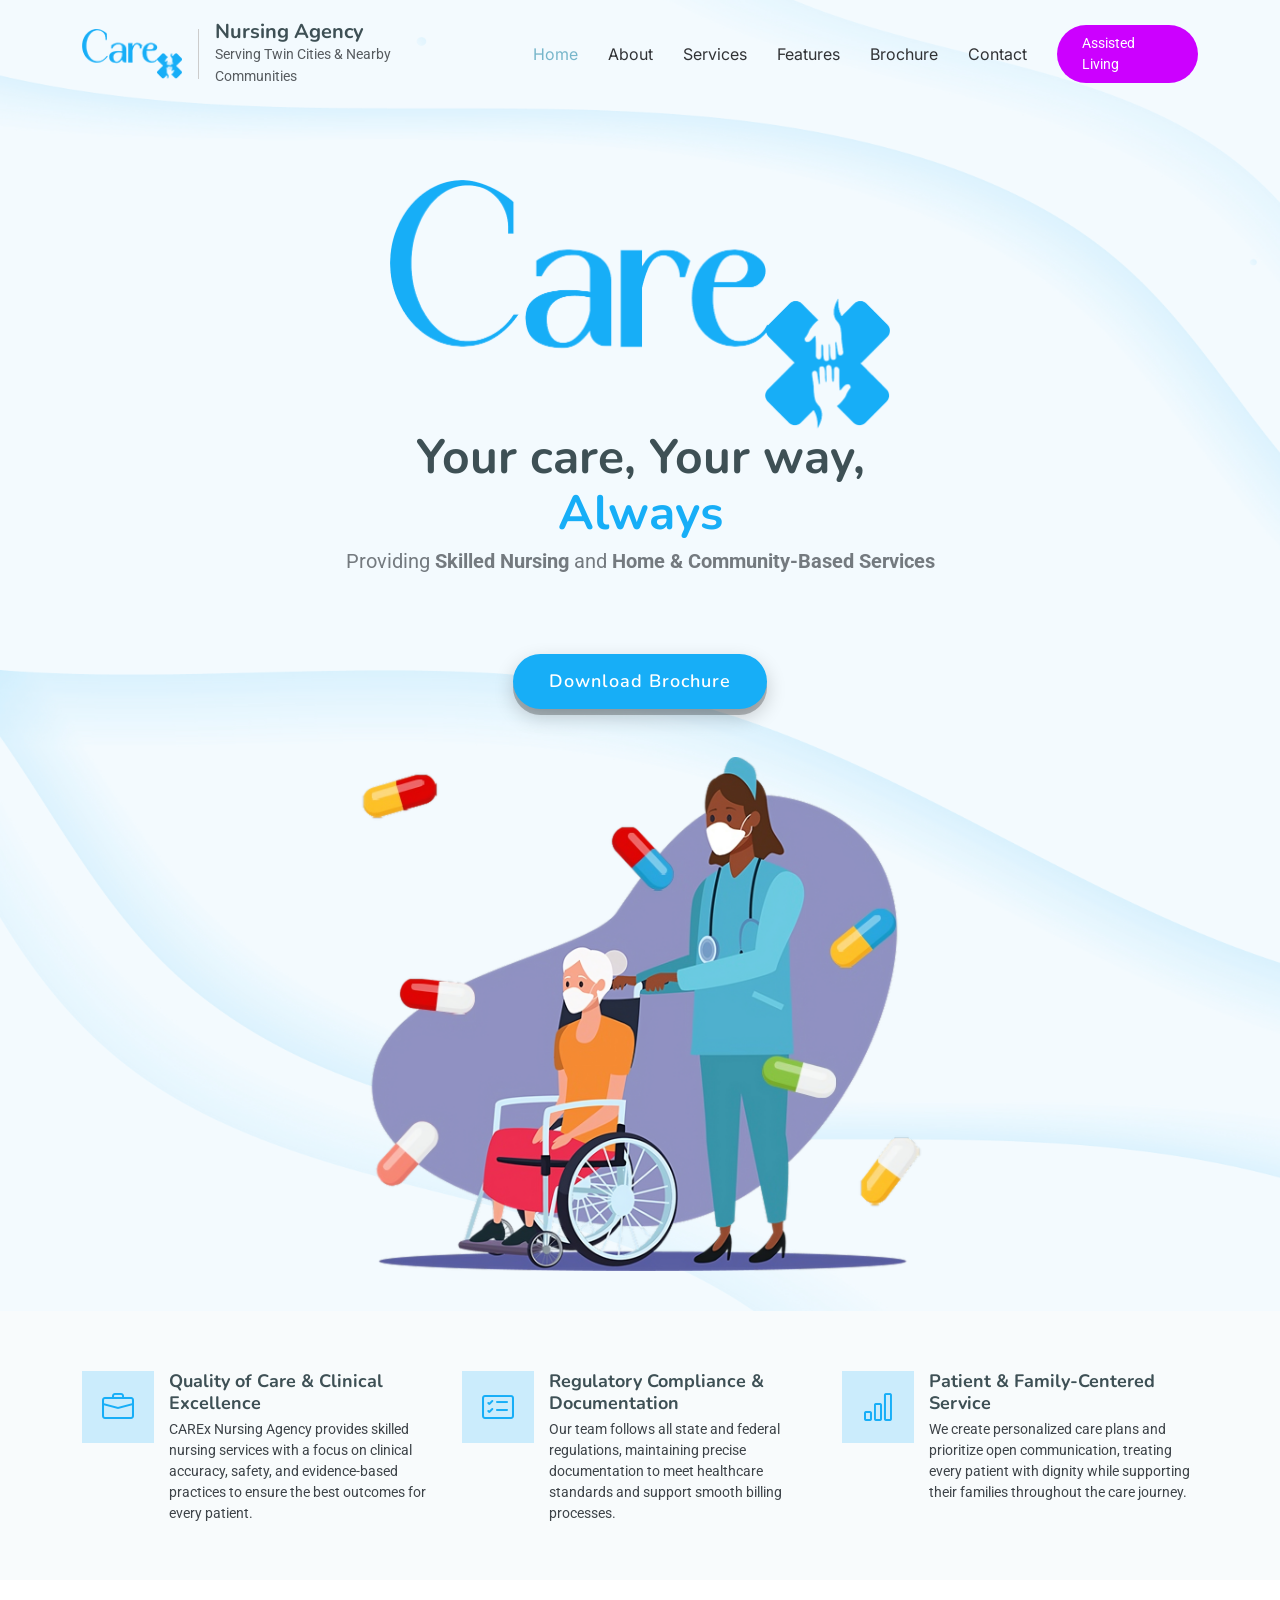
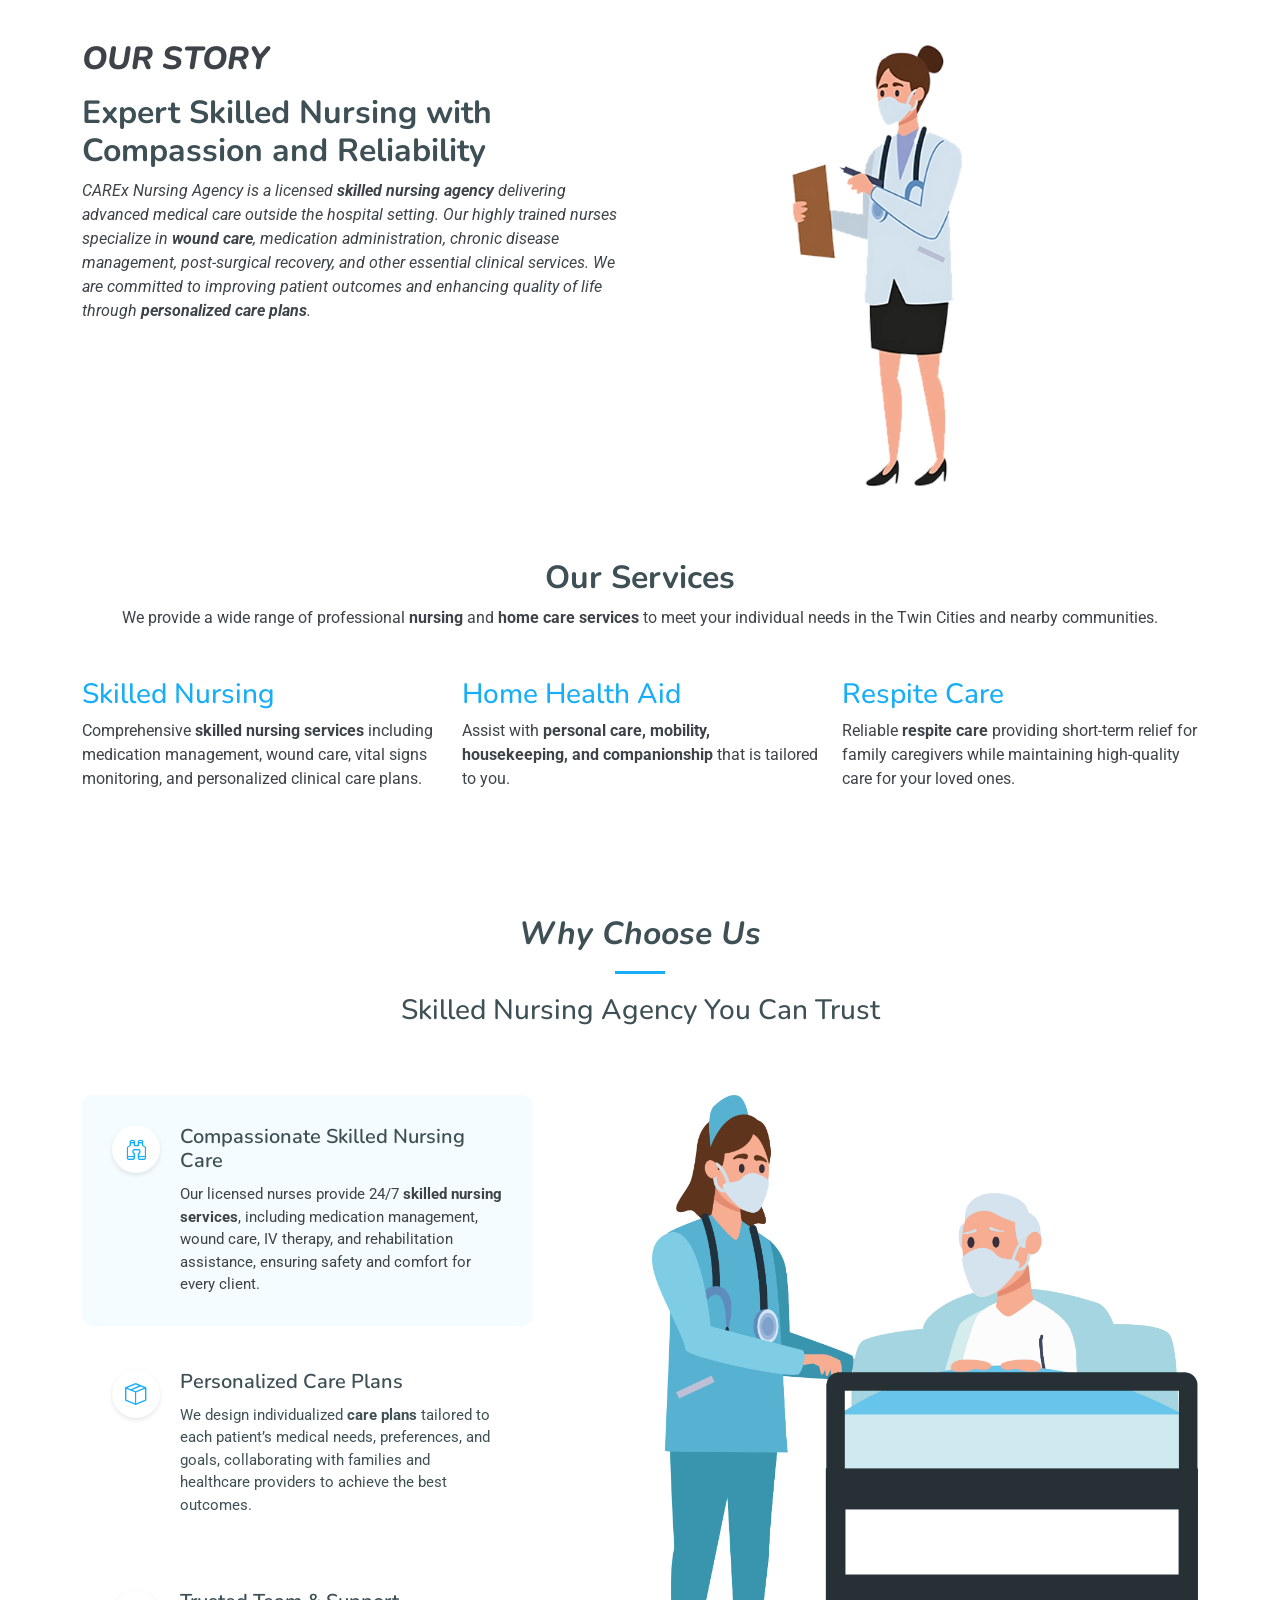
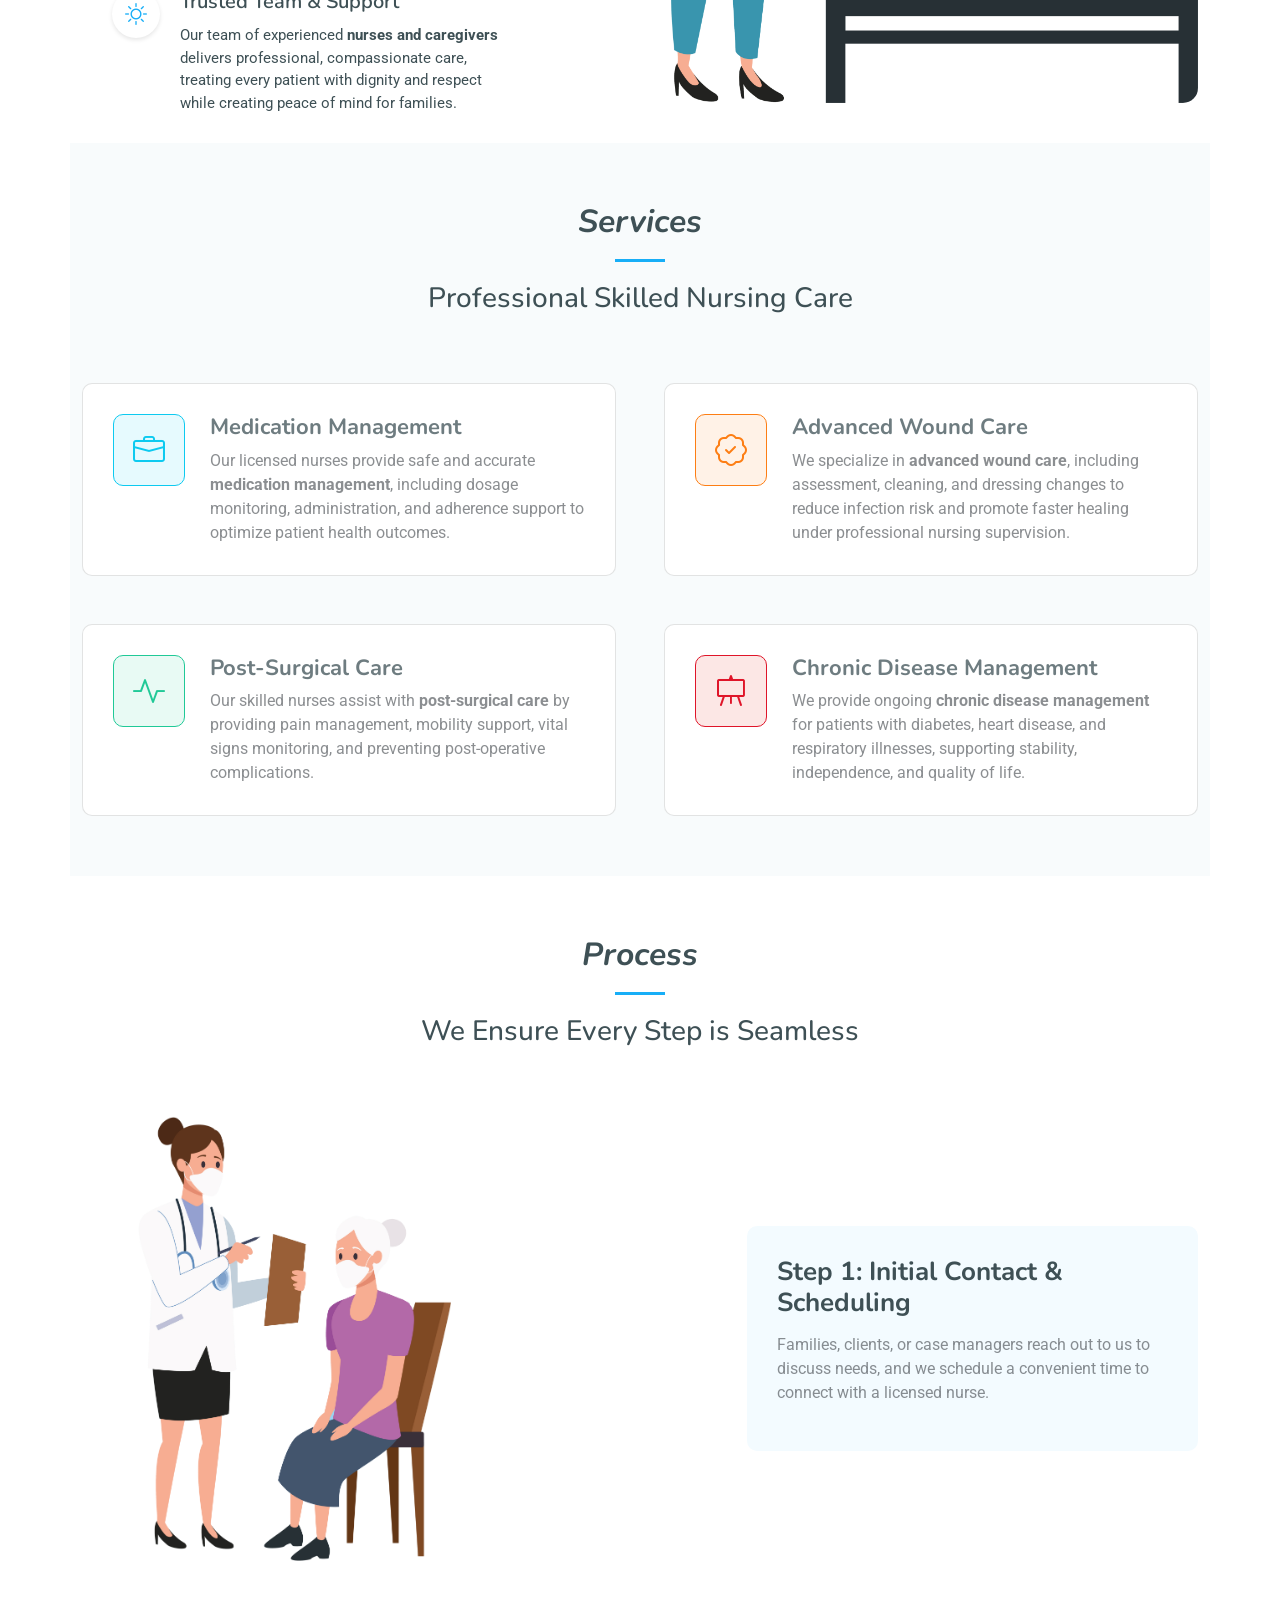
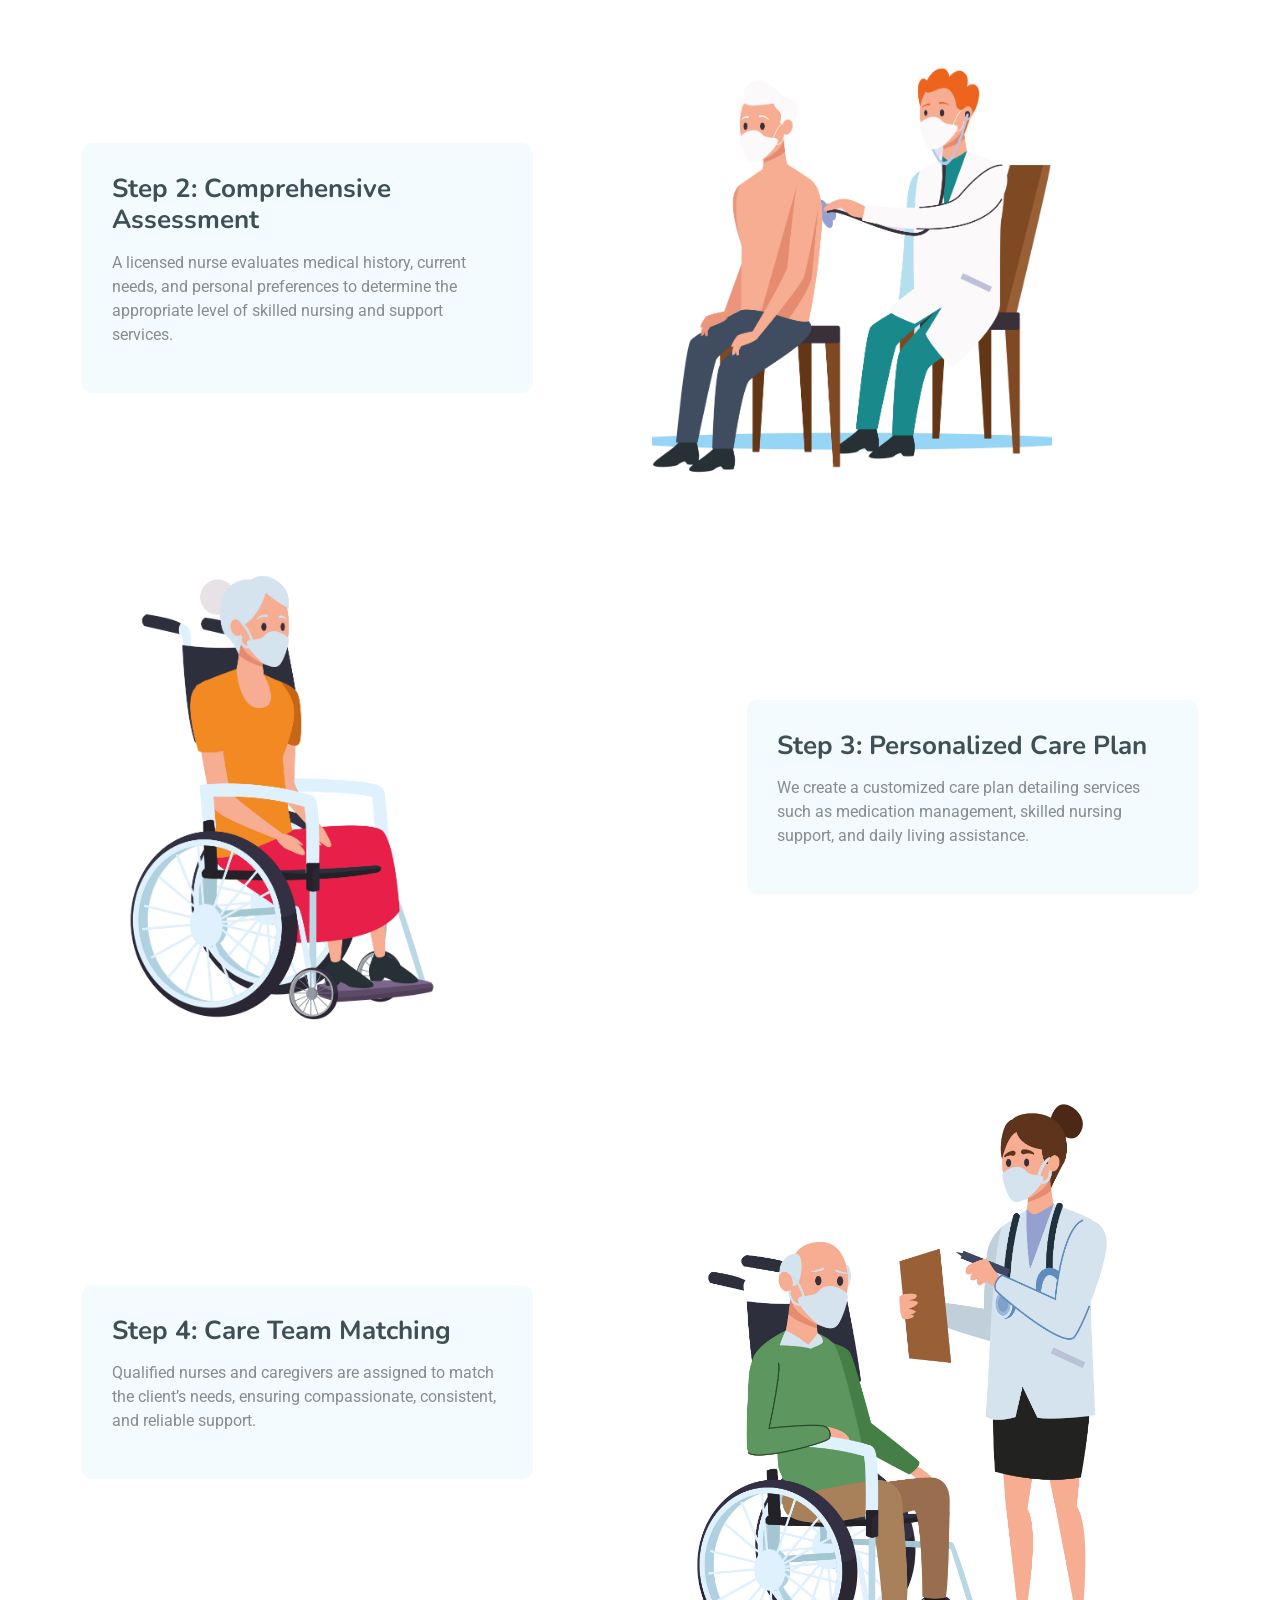
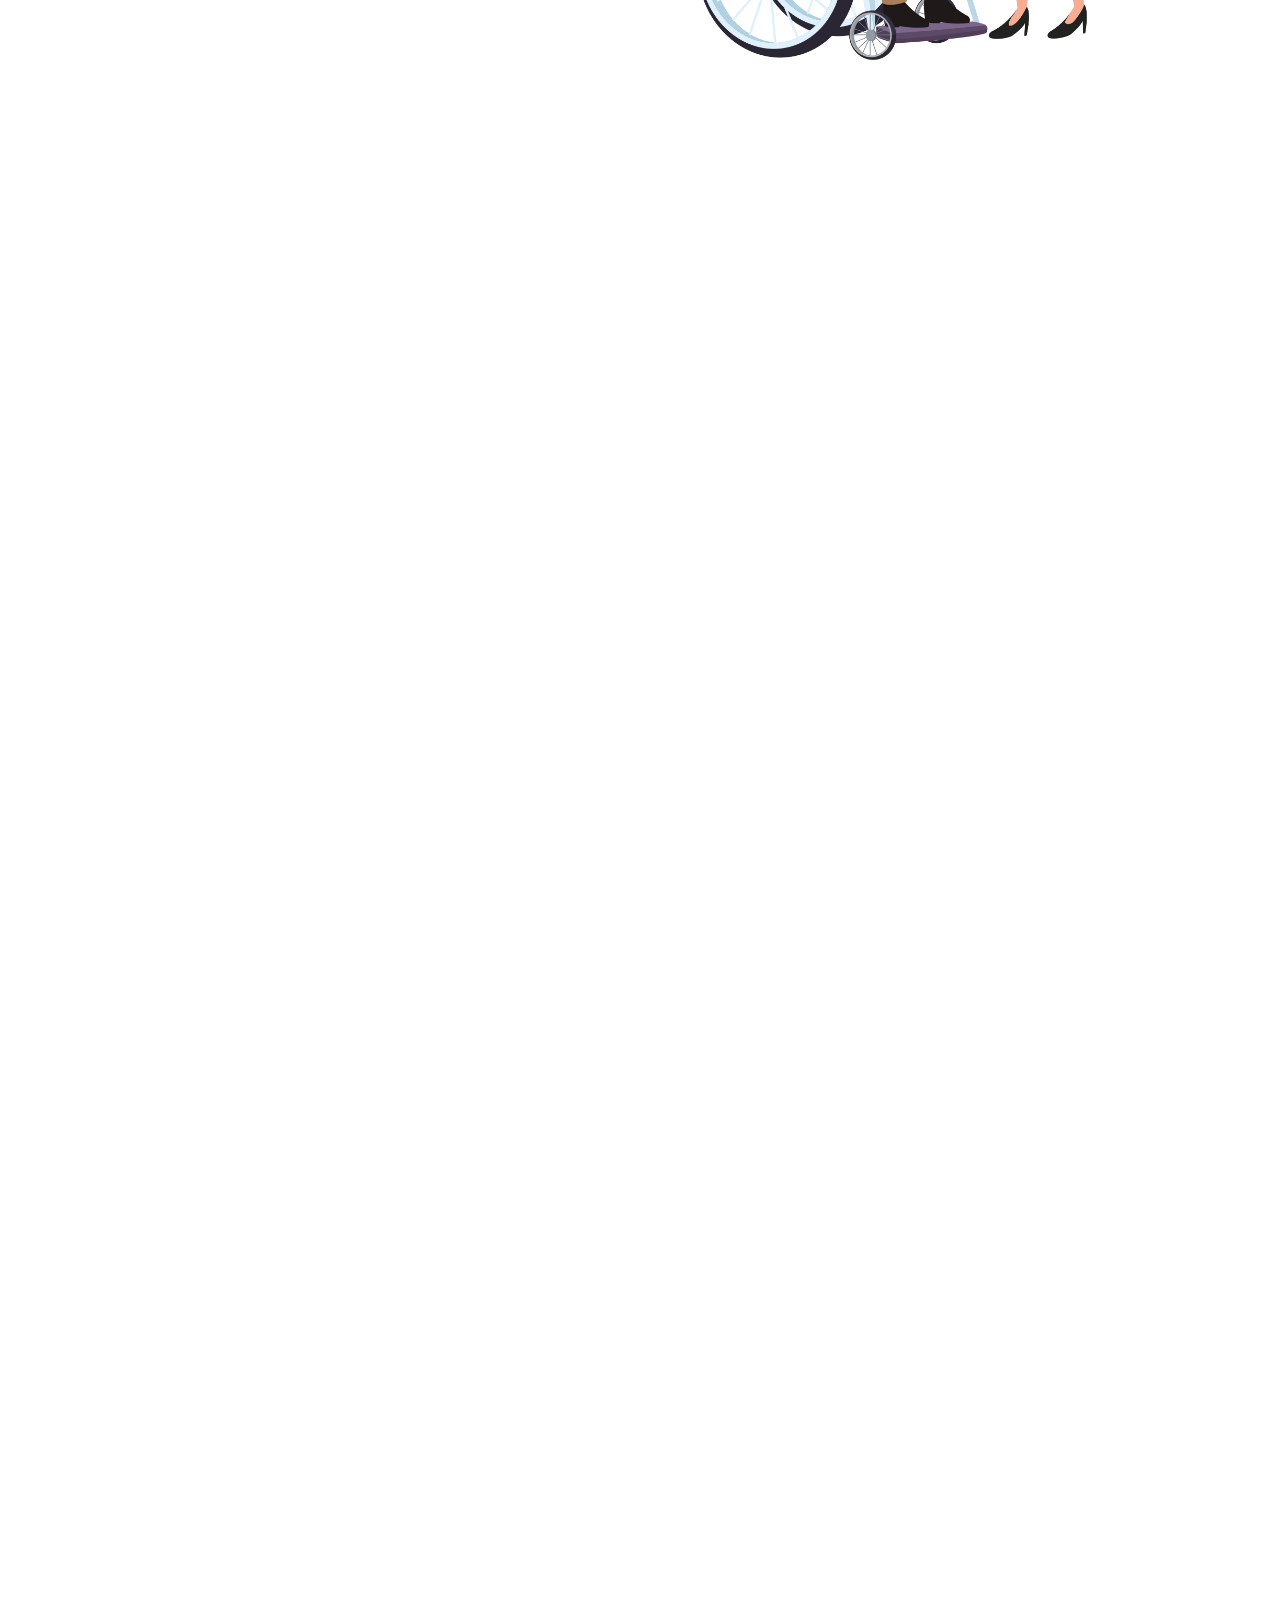
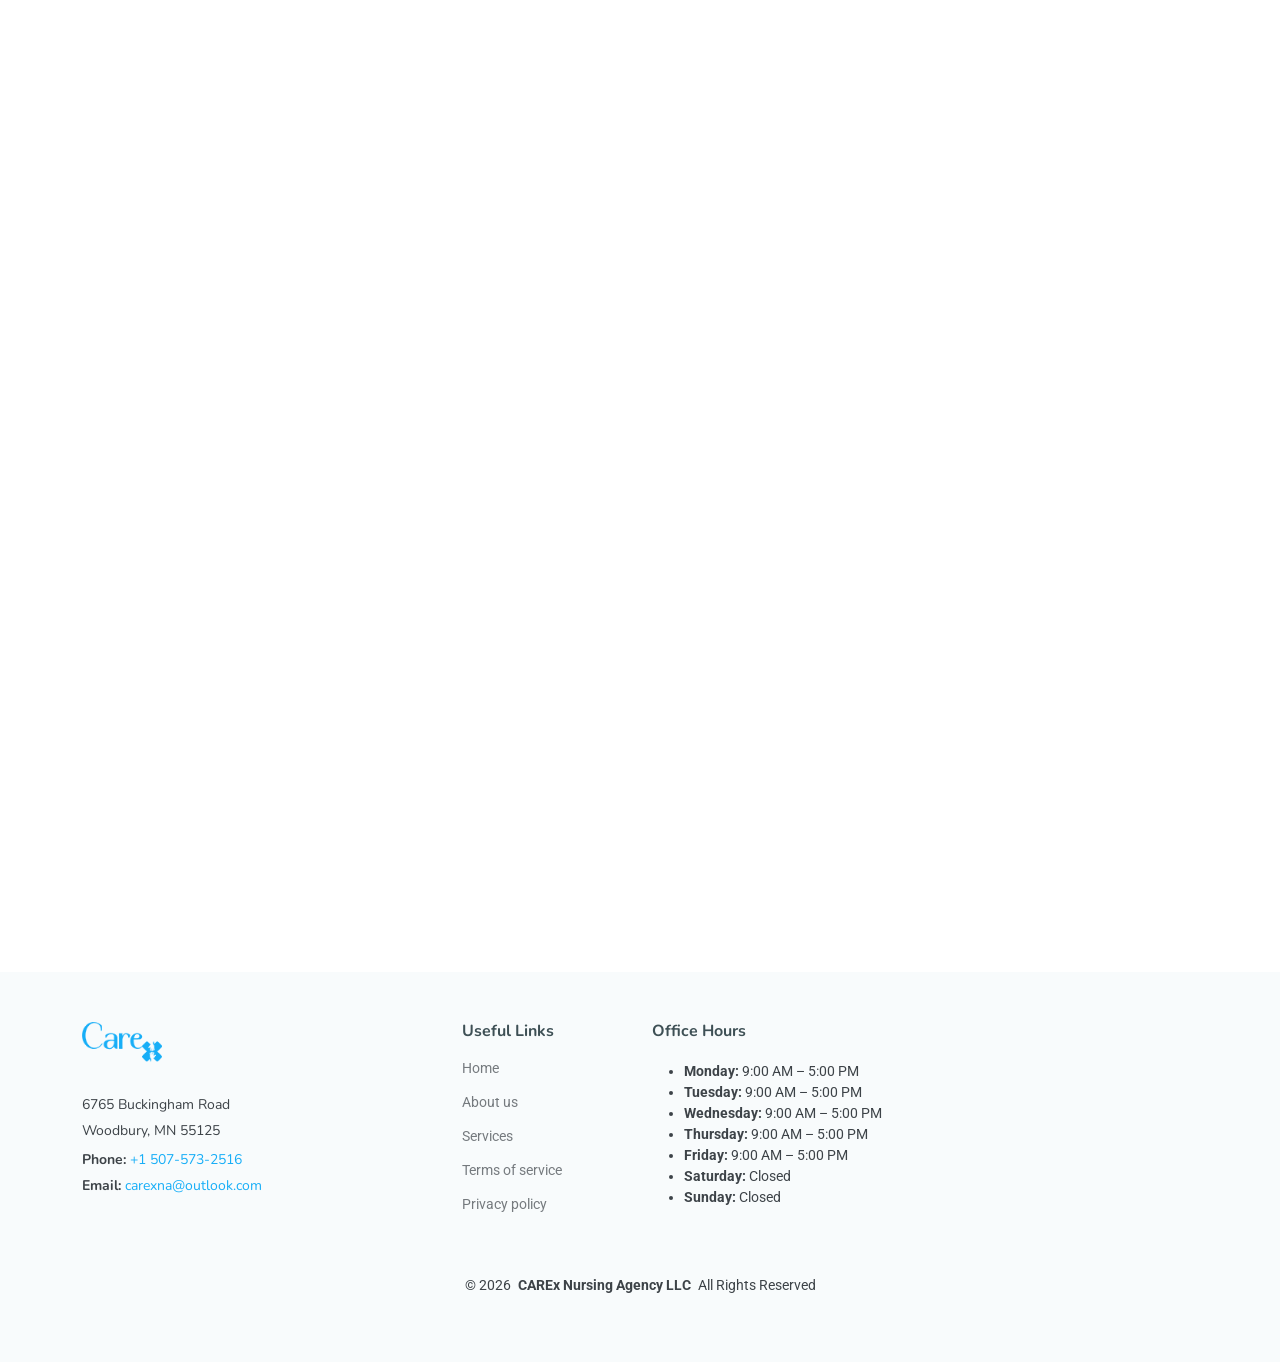
<file: index.html>
<!DOCTYPE html>
<html lang="en">

<head>
  <meta charset="utf-8">
  <meta content="width=device-width, initial-scale=1.0" name="viewport">
  <title>CAREx Nursing Agency – Skilled Nursing Services</title>

   <!--meta descriptions-->
  <meta name="description" content="CAREx Nursing Agency provides professional skilled nursing services with compassionate, reliable, and personalized care for individuals and families. Serving clients with expertise and dedication.">
  <meta name="keywords" content="skilled nursing, nursing agency, home healthcare, professional caregivers, CAREx Nursing Agency, nursing services, healthcare support">

  <!-- Favicons -->
  <link href="assets/img/favicon.ico" rel="icon">
  <link href="assets/img/apple-touch-icon.png" rel="apple-touch-icon">

  <!-- Fonts -->
  <link href="https://fonts.googleapis.com" rel="preconnect">
  <link href="https://fonts.gstatic.com" rel="preconnect" crossorigin>
  <link href="https://fonts.googleapis.com/css2?family=Roboto:ital,wght@0,100;0,300;0,400;0,500;0,700;0,900;1,100;1,300;1,400;1,500;1,700;1,900&family=Inter:wght@100;200;300;400;500;600;700;800;900&family=Nunito:ital,wght@0,200;0,300;0,400;0,500;0,600;0,700;0,800;0,900;1,200;1,300;1,400;1,500;1,600;1,700;1,800;1,900&display=swap" rel="stylesheet">

  <!-- Vendor CSS Files -->
  <link href="assets/vendor/bootstrap/css/bootstrap.min.css" rel="stylesheet">
  <link href="assets/vendor/bootstrap-icons/bootstrap-icons.css" rel="stylesheet">
  <link href="assets/vendor/aos/aos.css" rel="stylesheet">
  <link href="assets/vendor/glightbox/css/glightbox.min.css" rel="stylesheet">
  <link href="assets/vendor/swiper/swiper-bundle.min.css" rel="stylesheet">

  <!-- Google tag (gtag.js) -->
  <script async src="https://www.googletagmanager.com/gtag/js?id=G-BCQN9MD6RK"></script>
  <script>
    window.dataLayer = window.dataLayer || [];
    function gtag(){dataLayer.push(arguments);}
    gtag('js', new Date());

    gtag('config', 'G-BCQN9MD6RK');
  </script>

  <!-- Main CSS File -->
  <link href="assets/css/main.css" rel="stylesheet">
</head>

<body class="index-page">

  <header id="header" class="header d-flex align-items-center fixed-top">
    <div class="container-fluid container-xl position-relative d-flex align-items-center">

    <a href="index.html" class="d-flex align-items-center d-none d-md-flex" title="CAREx Nursing Agency – Skilled Nursing in the Twin Cities">
      <!-- Logo -->
      <img 
          src="assets/img/careXlogo.png" 
          alt="CAREx Nursing Agency – Skilled Nursing Services" 
          style="height:50px; width:auto;" 
          class="me-3">

      <!-- Vertical Divider -->
      <div style="width:1px; background-color:#ccc; height:50px; margin-right:1rem;"></div>

      <!-- Text container -->
      <div>
        <h1 class="mb-0" style="font-size:1.25rem;">
          <strong>Nursing Agency</strong>
        </h1>
        <p class="mb-0 text-muted" style="font-weight: normal; font-size: 0.9rem;">
          Serving Twin Cities & Nearby Communities
        </p>
      </div>
    </a>



    <nav id="navmenu" class="navmenu ms-5" aria-label="Main Navigation">
      <ul>
        <li><a href="index.html#hero" class="active" title="Home – CAREx Nursing Agency Skilled Nursing Services">Home</a></li>
        <li><a href="index.html#about" title="About CAREx Nursing Agency – Our Mission and Services">About</a></li>
        <li><a href="index.html#services" title="Skilled Nursing Services by CAREx Nursing Agency">Services</a></li>
        <li><a href="index.html#features" title="Features of CAREx Nursing Agency – Why Choose Us">Features</a></li>
        <li><a href="brochure.html" title="Download CAREx Nursing Agency Brochure">Brochure</a></li>
        <!-- Dropdown structure ready for future use
        <li class="dropdown"><a href="#" title="More Options"><span>Dropdown</span> <i class="bi bi-chevron-down toggle-dropdown"></i></a>
          <ul>
            <li><a href="#" title="Dropdown Option 1">Dropdown 1</a></li>
            <li class="dropdown"><a href="#" title="Deep Dropdown"><span>Deep Dropdown</span> <i class="bi bi-chevron-down toggle-dropdown"></i></a>
              <ul>
                <li><a href="#" title="Deep Dropdown Option 1">Deep Dropdown 1</a></li>
                <li><a href="#" title="Deep Dropdown Option 2">Deep Dropdown 2</a></li>
                <li><a href="#" title="Deep Dropdown Option 3">Deep Dropdown 3</a></li>
                <li><a href="#" title="Deep Dropdown Option 4">Deep Dropdown 4</a></li>
                <li><a href="#" title="Deep Dropdown Option 5">Deep Dropdown 5</a></li>
              </ul>
            </li>
          </ul>
        </li>
        -->
        <li><a href="index.html#contact">Contact</a></li>
        <!-- <li><a href="index.html#contact" title="Contact CAREx Nursing Agency – Get in Touch">Contact</a></li> -->
      </ul>
      <i class="mobile-nav-toggle d-xl-none bi bi-list" aria-label="Toggle Navigation Menu"></i>
    </nav>


      <a class="btn-assisted d-none d-md-flex" href="https://blossomhill.life/" target="_blank">Assisted Living</a>

    </div>
  </header>

<main class="main">

  <!-- Hero Section -->
  <section id="hero" class="hero section">
    <div class="hero-bg">
      <img src="assets/img/background-img-01.jpg" 
           alt="Compassionate home care and skilled nursing services by CAREx Nursing Agency">
    </div>
    <div class="container text-center">
      <div class="d-flex flex-column justify-content-center align-items-center">
        
        <!-- Logo with descriptive alt -->
        <img src="assets/img/careX_trans.png" 
             alt="CAREx Nursing Agency Logo – Skilled Nursing & Waiver Services" 
             data-aos="fade-up" class="welcome-img">
        
        <!-- Main headline with SEO keywords -->
        <h1 data-aos="fade-up">Your care, Your way,</h1>
        <h1 data-aos="fade-up"><span>Always</span></h1>
        
        <!-- Subheadline emphasizing services -->
        <p data-aos="fade-up" data-aos-delay="100">
          Providing <strong>Skilled Nursing</strong> and <strong> Home & Community-Based Services</strong>
        </p>
        
        <!-- Call to action buttons -->
        <div class="d-flex mt-5 mb-5" data-aos="fade-up" data-aos-delay="200">
          <a href="assets/files/careX-brochure.pdf"  class="btn-get-started" title="Download CAREx Nursing Agency Brochure" target="_blank" download>
            Download Brochure
          </a>
          <!-- Optional Video Button -->
          <!-- <a href="https://www.youtube.com/watch?v=Y7f98aduVJ8" class="glightbox btn-watch-video d-flex align-items-center" title="Watch CAREx Nursing Agency Video"><i class="bi bi-play-circle"></i><span>Watch Video</span></a> -->
        </div>

        <!-- Hero illustration with descriptive alt -->
        <img src="assets/img/banner_img.png" 
             class="img-fluid hero-img" 
             alt="CAREx Nursing Agency providing professional home care and skilled nursing" 
             data-aos="zoom-out" data-aos-delay="300">
      </div>
    </div>
    </section><!-- /Hero Section -->

    <!-- Featured Services Section -->
    <section id="featured-services" class="featured-services section light-background">
      <div class="container">
        <div class="row gy-4">

          <div class="col-xl-4 col-lg-6" data-aos="fade-up" data-aos-delay="100">
            <div class="service-item d-flex">
              <div class="icon flex-shrink-0" aria-label="Skilled Nursing and Clinical Excellence"><i class="bi bi-briefcase"></i></div>
              <div>
                <h4 class="title">
                  <a 
                  title="Quality of Care & Clinical Excellence at CAREx Nursing Agency">
                    Quality of Care & Clinical Excellence
                  </a>
                </h4>
                <p class="description">
                  CAREx Nursing Agency provides skilled nursing services with a focus on clinical accuracy, safety, and evidence-based practices to ensure the best outcomes for every patient.
                </p>
              </div>
            </div>
          </div><!-- End Service Item -->

          <div class="col-xl-4 col-lg-6" data-aos="fade-up" data-aos-delay="200">
            <div class="service-item d-flex">
              <div class="icon flex-shrink-0" aria-label="Regulatory Compliance and Documentation"><i class="bi bi-card-checklist"></i></div>
              <div>
                <h4 class="title">
                  <a 
                  title="Regulatory Compliance & Documentation Services">
                    Regulatory Compliance & Documentation
                  </a>
                </h4>
                <p class="description">
                  Our team follows all state and federal regulations, maintaining precise documentation to meet healthcare standards and support smooth billing processes.
                </p>
              </div>
            </div>
          </div><!-- End Service Item -->

          <div class="col-xl-4 col-lg-6" data-aos="fade-up" data-aos-delay="300">
            <div class="service-item d-flex">
              <div class="icon flex-shrink-0" aria-label="Patient and Family-Centered Care"><i class="bi bi-bar-chart"></i></div>
              <div>
                <h4 class="title">
                  <a 
                  title="Patient & Family-Centered Care at CAREx Nursing Agency">
                    Patient & Family-Centered Service
                  </a>
                </h4>
                <p class="description">
                  We create personalized care plans and prioritize open communication, treating every patient with dignity while supporting their families throughout the care journey.
                </p>
              </div>
            </div>
          </div><!-- End Service Item -->

        </div>
      </div>
    </section><!-- /Featured Services Section -->


    <!-- About Section -->
    <section id="about" class="about section">
      <div class="container">
        <div class="row gy-4">

          <div class="col-lg-6 content" data-aos="fade-up" data-aos-delay="100">
            <h2 class="who-we-are">Our Story</h2>
            <h3>Expert Skilled Nursing with Compassion and Reliability</h3>
            <p class="fst-italic">
              CAREx Nursing Agency is a licensed <strong>skilled nursing agency</strong> delivering advanced medical care outside the hospital setting.  
              Our highly trained nurses specialize in <strong>wound care</strong>, medication administration, chronic disease management, post-surgical recovery, and other essential clinical services.  
              We are committed to improving patient outcomes and enhancing quality of life through <strong>personalized care plans</strong>.
            </p>
            <!-- Optional internal link -->
            <!-- <a href="about.html" class="read-more" title="Learn more about CAREx Nursing Agency"><span>Read More</span><i class="bi bi-arrow-right"></i></a> -->
          </div>

          <div class="col-lg-6 about-images" data-aos="fade-up" data-aos-delay="200">
            <div class="row gy-4">
              <div class="col-lg-10">
                <img src="assets/img/about-img.png" 
                    class="img-fluid" 
                    alt="CAREx Nursing Agency team providing skilled nursing and home care services">
              </div>
            </div>
          </div>

        </div>
      </div>
    </section><!-- /About Section -->


    <!-- Services Section -->
    <section id="services" class="section py-5">
      <div class="container">
        <div class="text-center mb-5">
          <h2><strong>Our Services</strong></h2>
          <p>We provide a wide range of professional <strong>nursing</strong> and <strong>home care services</strong> to meet your individual needs in the Twin Cities and nearby communities.</p>
        </div>
        <div class="row g-4">

          <div class="col-md-4" data-aos="fade-up">
            <h3 title="Skilled Nursing Services at CAREx Nursing Agency">
              <a href="index.html#services" class="stretched-link">Skilled Nursing</a>
            </h3>
            <p>
              Comprehensive <strong>skilled nursing services</strong> including medication management, wound care, vital signs monitoring, and personalized clinical care plans.
            </p>
          </div>

          <div class="col-md-4" data-aos="fade-up" data-aos-delay="100">
            <h3 title="Home Health Aid">
              <a href="index.html#services" class="stretched-link">Home Health Aid</a>
            </h3>
            <p>
              Assist with <strong> personal care, mobility, housekeeping, and companionship</strong> that is tailored to you.
            </p>
          </div>

          <div class="col-md-4" data-aos="fade-up" data-aos-delay="200">
            <h3 title="Respite Care Services for Families">
              <a href="index.html#services" class="stretched-link">Respite Care</a>
            </h3>
            <p>
              Reliable <strong>respite care</strong> providing short-term relief for family caregivers while maintaining high-quality care for your loved ones.
            </p>
          </div>

        </div>
      </div>
    </section>
    <!-- Services Section End-->


    <!-- Clients Section -->
    <!-- <section id="clients" class="clients section">
      <div class="container" data-aos="fade-up">
        <div class="row gy-4">

          <div class="col-xl-2 col-md-3 col-6 client-logo">
            <img src="assets/img/clients/client-1.png" 
                class="img-fluid" 
                alt="Client 1 – Partner of CAREx Nursing Agency" 
                title="Client 1 – Partner of CAREx Nursing Agency">
          </div>

          <div class="col-xl-2 col-md-3 col-6 client-logo">
            <img src="assets/img/clients/client-2.png" 
                class="img-fluid" 
                alt="Client 2 – Partner of CAREx Nursing Agency" 
                title="Client 2 – Partner of CAREx Nursing Agency">
          </div>

          <div class="col-xl-2 col-md-3 col-6 client-logo">
            <img src="assets/img/clients/client-3.png" 
                class="img-fluid" 
                alt="Client 3 – Partner of CAREx Nursing Agency" 
                title="Client 3 – Partner of CAREx Nursing Agency">
          </div>

          <div class="col-xl-2 col-md-3 col-6 client-logo">
            <img src="assets/img/clients/client-4.png" 
                class="img-fluid" 
                alt="Client 4 – Partner of CAREx Nursing Agency" 
                title="Client 4 – Partner of CAREx Nursing Agency">
          </div>

          <div class="col-xl-2 col-md-3 col-6 client-logo">
            <img src="assets/img/clients/client-5.png" 
                class="img-fluid" 
                alt="Client 5 – Partner of CAREx Nursing Agency" 
                title="Client 5 – Partner of CAREx Nursing Agency">
          </div>

          <div class="col-xl-2 col-md-3 col-6 client-logo">
            <img src="assets/img/clients/client-6.png" 
                class="img-fluid" 
                alt="Client 6 – Partner of CAREx Nursing Agency" 
                title="Client 6 – Partner of CAREx Nursing Agency">
          </div>

        </div>
      </div>
    </section> -->
    <!-- /Clients Section -->


  <!-- Why Choose Us Section -->
  <section id="why-choose-us" class="why-choose-us section">

    <!-- Section Title -->
    <div class="container section-title" data-aos="fade-up">
      <h2>Why Choose Us</h2>
      <h3>Skilled Nursing Agency You Can Trust</h3>
    </div><!-- End Section Title -->

    <div class="container">
      <div class="row justify-content-between">

        <div class="col-lg-5 d-flex align-items-center">

          <ul class="nav nav-tabs" id="featuresTabs" role="tablist" data-aos="fade-up" data-aos-delay="100">
            <li class="nav-item" role="presentation">
              <a class="nav-link active show" id="feature1-tab" data-bs-toggle="tab" data-bs-target="#features-tab-1" role="tab" aria-controls="features-tab-1" aria-selected="true">
                <i class="bi bi-binoculars" aria-label="Compassionate Skilled Nursing Care"></i>
                <div>
                  <h4 class="d-none d-lg-block">Compassionate Skilled Nursing Care</h4>
                  <p>
                    Our licensed nurses provide 24/7 <strong>skilled nursing services</strong>, including medication management, wound care, IV therapy, and rehabilitation assistance, ensuring safety and comfort for every client.
                  </p>
                </div>
              </a>
            </li>

            <li class="nav-item" role="presentation">
              <a class="nav-link" id="feature2-tab" data-bs-toggle="tab" data-bs-target="#features-tab-2" role="tab" aria-controls="features-tab-2" aria-selected="false">
                <i class="bi bi-box-seam" aria-label="Personalized Care Plans"></i>
                <div>
                  <h4 class="d-none d-lg-block">Personalized Care Plans</h4>
                  <p>
                    We design individualized <strong>care plans</strong> tailored to each patient’s medical needs, preferences, and goals, collaborating with families and healthcare providers to achieve the best outcomes.
                  </p>
                </div>
              </a>
            </li>

            <li class="nav-item" role="presentation">
              <a class="nav-link" id="feature3-tab" data-bs-toggle="tab" data-bs-target="#features-tab-3" role="tab" aria-controls="features-tab-3" aria-selected="false">
                <i class="bi bi-brightness-high" aria-label="Trusted Team & Support"></i>
                <div>
                  <h4 class="d-none d-lg-block">Trusted Team & Support</h4>
                  <p>
                    Our team of experienced <strong>nurses and caregivers</strong> delivers professional, compassionate care, treating every patient with dignity and respect while creating peace of mind for families.
                  </p>
                </div>
              </a>
            </li>
          </ul><!-- End Feature -->


          </div>

    <div class="col-lg-6">
      <div class="tab-content" data-aos="fade-up" data-aos-delay="200">

        <div class="tab-pane fade active show" id="features-tab-1" role="tabpanel" aria-labelledby="feature1-tab">
          <img src="assets/img/feature-2.png" 
              alt="Compassionate skilled nursing care provided by CAREx Nursing Agency" 
              class="img-fluid">
        </div><!-- End Tab Content Item -->

        <div class="tab-pane fade" id="features-tab-2" role="tabpanel" aria-labelledby="feature2-tab">
          <img src="assets/img/feature-1.png" 
              alt="Personalized care plans tailored to each patient by CAREx Nursing Agency" 
              class="img-fluid">
        </div><!-- End Tab Content Item -->

        <div class="tab-pane fade" id="features-tab-3" role="tabpanel" aria-labelledby="feature3-tab">
          <img src="assets/img/feature-3.png" 
              alt="Trusted team and professional support by CAREx Nursing Agency" 
              class="img-fluid">
        </div><!-- End Tab Content Item -->

      </div>
    </div>

    <!-- Services Section -->
    <section id="services" class="services section light-background">

      <!-- Section Title -->
      <div class="container section-title" data-aos="fade-up">
        <h2>Services</h2>
        <h3>Professional Skilled Nursing Care</h3>
      </div><!-- End Section Title -->

      <div class="container">
        <div class="row g-5">

          <div class="col-lg-6" data-aos="fade-up" data-aos-delay="100">
            <div class="service-item item-cyan position-relative">
              <i class="bi bi-briefcase icon" aria-hidden="true"></i>
              <div>
                <h3>Medication Management</h3>
                <p>
                  Our licensed nurses provide safe and accurate <strong>medication management</strong>, including dosage monitoring, administration, and adherence support to optimize patient health outcomes.
                </p>
                <!-- <a href="#" class="read-more stretched-link" title="Learn more about Medication Management at CAREx Nursing Agency">
                  Learn More <i class="bi bi-arrow-right"></i>
                </a> -->
              </div>
            </div>
          </div><!-- End Service Item -->

          <div class="col-lg-6" data-aos="fade-up" data-aos-delay="200">
            <div class="service-item item-orange position-relative">
              <i class="bi bi-patch-check icon" aria-hidden="true"></i>
              <div>
                <h3>Advanced Wound Care</h3>
                <p>
                  We specialize in <strong>advanced wound care</strong>, including assessment, cleaning, and dressing changes to reduce infection risk and promote faster healing under professional nursing supervision.
                </p>
                <!-- <a href="#" class="read-more stretched-link" title="Learn more about Advanced Wound Care at CAREx Nursing Agency">
                  Learn More <i class="bi bi-arrow-right"></i>
                </a> -->
              </div>
            </div>
          </div><!-- End Service Item -->

          <div class="col-lg-6" data-aos="fade-up" data-aos-delay="300">
            <div class="service-item item-teal position-relative">
              <i class="bi bi-activity icon" aria-hidden="true"></i>
              <div>
                <h3>Post-Surgical Care</h3>
                <p>
                  Our skilled nurses assist with <strong>post-surgical care</strong> by providing pain management, mobility support, vital signs monitoring, and preventing post-operative complications.
                </p>
                <!-- <a href="#" class="read-more stretched-link" title="Learn more about Post-Surgical Care at CAREx Nursing Agency">
                  Learn More <i class="bi bi-arrow-right"></i>
                </a> -->
              </div>
            </div>
          </div><!-- End Service Item -->

          <div class="col-lg-6" data-aos="fade-up" data-aos-delay="400">
            <div class="service-item item-red position-relative">
              <i class="bi bi-easel icon" aria-hidden="true"></i>
              <div>
                <h3>Chronic Disease Management</h3>
                <p>
                  We provide ongoing <strong>chronic disease management</strong> for patients with diabetes, heart disease, and respiratory illnesses, supporting stability, independence, and quality of life.
                </p>
                <!-- <a href="#" class="read-more stretched-link" title="Learn more about Chronic Disease Management at CAREx Nursing Agency">
                  Learn More <i class="bi bi-arrow-right"></i>
                </a> -->
              </div>
            </div>
          </div><!-- End Service Item -->

        </div>
      </div>
    </section><!-- /Services Section -->


    <!-- Features Details / Process Section -->
    <section id="features-details" class="features-details section">

      <!-- Section Title -->
      <div class="container section-title" data-aos="fade-up">
        <h2>Process</h2>
        <h3>We Ensure Every Step is Seamless</h3>
      </div><!-- End Section Title -->

      <div class="container">

        <!-- Step 1 -->
        <div class="row gy-4 justify-content-between features-item">
          <div class="col-lg-6" data-aos="fade-up" data-aos-delay="100">
            <img src="assets/img/STEP-1.png" class="img-fluid" alt="Step 1: Initial Contact and Scheduling with CAREx Nursing Agency" style="max-width:400px; width:100%; height:auto;">
          </div>
          <div class="col-lg-5 d-flex align-items-center" data-aos="fade-up" data-aos-delay="200">
            <div class="content">
              <h3>Step 1: Initial Contact & Scheduling</h3>
              <p>
                Families, clients, or case managers reach out to us to discuss needs, and we schedule a convenient time to connect with a licensed nurse.
              </p>
            </div>
          </div>
        </div><!-- End Step 1 -->

        <!-- Step 2 -->
        <div class="row gy-4 justify-content-between features-item">
          <div class="col-lg-5 d-flex align-items-center order-2 order-lg-1" data-aos="fade-up" data-aos-delay="100">
            <div class="content">
              <h3>Step 2: Comprehensive Assessment</h3>
              <p>
                A licensed nurse evaluates medical history, current needs, and personal preferences to determine the appropriate level of skilled nursing and support services.
              </p>
            </div>
          </div>
          <div class="col-lg-6 order-1 order-lg-2" data-aos="fade-up" data-aos-delay="200">
            <img src="assets/img/step-2.png" class="img-fluid" alt="Step 2: Comprehensive Assessment by CAREx Nursing Agency" style="max-width:400px; width:100%; height:auto;">
          </div>
        </div><!-- End Step 2 -->

        <!-- Step 3 -->
        <div class="row gy-4 justify-content-between features-item">
          <div class="col-lg-6" data-aos="fade-up" data-aos-delay="100">
            <img src="assets/img/step-3.png" class="img-fluid" alt="Step 3: Personalized Care Plan created by CAREx Nursing Agency" style="max-width:400px; width:100%; height:auto;">
          </div>
          <div class="col-lg-5 d-flex align-items-center" data-aos="fade-up" data-aos-delay="200">
            <div class="content">
              <h3>Step 3: Personalized Care Plan</h3>
              <p>
                We create a customized care plan detailing services such as medication management, skilled nursing support, and daily living assistance.
              </p>
            </div>
          </div>
        </div><!-- End Step 3 -->

        <!-- Step 4 -->
        <div class="row gy-4 justify-content-between features-item">
          <div class="col-lg-5 d-flex align-items-center order-2 order-lg-1" data-aos="fade-up" data-aos-delay="100">
            <div class="content">
              <h3>Step 4: Care Team Matching</h3>
              <p>
                Qualified nurses and caregivers are assigned to match the client’s needs, ensuring compassionate, consistent, and reliable support.
              </p>
            </div>
          </div>
          <div class="col-lg-6 order-1 order-lg-2" data-aos="fade-up" data-aos-delay="200">
            <img src="assets/img/step-4.png" class="img-fluid" alt="Step 4: Care Team Matching by CAREx Nursing Agency" style="max-width:500px; width:100%; height:auto;">
          </div>
        </div><!-- End Step 4 -->

        <!-- Step 5 -->
        <div class="row gy-4 justify-content-between features-item">
          <div class="col-lg-6" data-aos="fade-up" data-aos-delay="100">
            <img src="assets/img/step-5.png" class="img-fluid" alt="Step 5: Ongoing Care and Support provided by CAREx Nursing Agency" style="max-width:500px; width:100%; height:auto;">
          </div>
          <div class="col-lg-5 d-flex align-items-center" data-aos="fade-up" data-aos-delay="200">
            <div class="content">
              <h3>Step 5: Ongoing Care & Support</h3>
              <p>
                Our team provides continuous care with regular check-ins and updates for families, maintaining the highest quality of skilled nursing and support services.
              </p>
            </div>
          </div>
        </div><!-- End Step 5 -->

      </div>
    </section><!-- /Features Details / Process Section -->


    <!-- More Features Section -->
    <section id="more-features" class="more-features section"  style="display: none;">

      <div class="container">

        <div class="row justify-content-around gy-4">

          <!-- Text Content -->
          <div class="col-lg-6 d-flex flex-column justify-content-center order-2 order-lg-1" data-aos="fade-up" data-aos-delay="100">
            <h3>Additional Skilled Nursing Services</h3>
            <p>Our agency provides comprehensive, client-focused services designed to meet the diverse needs of patients at home or in the community. We combine clinical expertise with compassionate care for optimal outcomes.</p>

            <div class="row">

              <div class="col-lg-6 icon-box d-flex">
                <i class="bi bi-easel flex-shrink-0"></i>
                <div>
                  <h4>Medication Oversight</h4>
                  <p>Ensuring safe administration, dosage tracking, and adherence to prescribed therapies for every patient.</p>
                </div>
              </div><!-- End Icon Box -->

              <div class="col-lg-6 icon-box d-flex">
                <i class="bi bi-patch-check flex-shrink-0"></i>
                <div>
                  <h4>Wound & Skin Care</h4>
                  <p>Professional assessment, cleaning, and dressing management to prevent infection and promote healing.</p>
                </div>
              </div><!-- End Icon Box -->

              <div class="col-lg-6 icon-box d-flex">
                <i class="bi bi-brightness-high flex-shrink-0"></i>
                <div>
                  <h4>Chronic Condition Support</h4>
                  <p>Ongoing management of chronic illnesses including diabetes, heart disease, and respiratory conditions.</p>
                </div>
              </div><!-- End Icon Box -->

              <div class="col-lg-6 icon-box d-flex">
                <i class="bi bi-brightness-high flex-shrink-0"></i>
                <div>
                  <h4>Family & Caregiver Guidance</h4>
                  <p>Providing education, resources, and support to families to ensure continuity and quality of care.</p>
                </div>
              </div><!-- End Icon Box -->

            </div>

          </div>

          <!-- Image -->
          <div class="features-image col-lg-5 order-1 order-lg-2" data-aos="fade-up" data-aos-delay="200">
            <img src="assets/img/features-3.jpg" alt="Skilled nursing and home care services provided by CAREx Nursing Agency" class="img-fluid">
          </div>

        </div>

      </div>

    </section><!-- /More Features Section -->


    <!-- Pricing Section -->
    <section id="pricing" class="pricing section"  style="display: none;">

      <!-- Section Title -->
      <div class="container section-title" data-aos="fade-up">
        <h2>Care Plans & Pricing</h2>
        <p>Choose the skilled nursing and home care package that fits your needs and budget. Transparent pricing for quality care services in Minnesota.</p>
      </div><!-- End Section Title -->

      <div class="container">

        <div class="row gy-4">

          <!-- Basic Plan -->
          <div class="col-lg-4" data-aos="zoom-in" data-aos-delay="100">
            <div class="pricing-item">
              <h3>Basic Care Plan</h3>
              <p class="description">Ideal for short-term or part-time nursing support, including medication reminders and basic personal care.</p>
              <h4><sup>$</sup>500<span> / week</span></h4>
              <a href="#contact" class="cta-btn">Request This Plan</a>
              <p class="text-center small">Flexible scheduling available</p>
              <ul>
                <li><i class="bi bi-check"></i> <span>Medication reminders & monitoring</span></li>
                <li><i class="bi bi-check"></i> <span>Basic personal care support</span></li>
                <li><i class="bi bi-check"></i> <span>Daily check-ins and wellness monitoring</span></li>
                <li class="na"><i class="bi bi-x"></i> <span>Advanced wound care</span></li>
                <li class="na"><i class="bi bi-x"></i> <span>Post-surgical support</span></li>
              </ul>
            </div>
          </div><!-- End Pricing Item -->

          <!-- Standard Plan -->
          <div class="col-lg-4" data-aos="zoom-in" data-aos-delay="200">
            <div class="pricing-item featured">
              <p class="popular">Most Popular</p>
              <h3>Standard Care Plan</h3>
              <p class="description">Comprehensive in-home skilled nursing services including medication management, wound care, and ongoing health monitoring.</p>
              <h4><sup>$</sup>900<span> / week</span></h4>
              <a href="#contact" class="cta-btn">Request This Plan</a>
              <p class="text-center small">Tailored to your needs</p>
              <ul>
                <li><i class="bi bi-check"></i> <span>Medication management & adherence</span></li>
                <li><i class="bi bi-check"></i> <span>Wound care & post-surgical support</span></li>
                <li><i class="bi bi-check"></i> <span>Vital signs & health monitoring</span></li>
                <li><i class="bi bi-check"></i> <span>Personal care assistance</span></li>
                <li><i class="bi bi-check"></i> <span>Care coordination with families</span></li>
              </ul>
            </div>
          </div><!-- End Pricing Item -->

          <!-- Premium Plan -->
          <div class="col-lg-4" data-aos="zoom-in" data-aos-delay="300">
            <div class="pricing-item">
              <h3>Premium Care Plan</h3>
              <p class="description">Full-service skilled nursing with 24/7 support, advanced clinical care, chronic disease management, and family guidance.</p>
              <h4><sup>$</sup>1,500<span> / week</span></h4>
              <a href="#contact" class="cta-btn">Request This Plan</a>
              <p class="text-center small">Round-the-clock care for maximum support</p>
              <ul>
                <li><i class="bi bi-check"></i> <span>24/7 skilled nursing care</span></li>
                <li><i class="bi bi-check"></i> <span>Advanced wound & chronic care management</span></li>
                <li><i class="bi bi-check"></i> <span>Post-surgical recovery support</span></li>
                <li><i class="bi bi-check"></i> <span>Personal care & daily living assistance</span></li>
                <li><i class="bi bi-check"></i> <span>Family education & care coordination</span></li>
              </ul>
            </div>
          </div><!-- End Pricing Item -->

        </div>

      </div>

    </section><!-- /Pricing Section -->


    <!-- FAQ Section -->
    <section id="faq" class="faq section">

      <!-- Section Title -->
      <div class="container section-title" data-aos="fade-up">
        <h1>FAQ</h1>
        <h2>Frequently Asked Questions About Our Skilled Nursing Services</h2>
      </div><!-- End Section Title -->

      <div class="container">

        <div class="row justify-content-center">

          <div class="col-lg-10" data-aos="fade-up" data-aos-delay="100">

            <div class="faq-container">

              <div class="faq-item faq-active">
                <h3>What types of skilled nursing services do you offer?</h3>
                <div class="faq-content">
                  <p>We provide a comprehensive range of licensed skilled nursing services, including medication management, advanced wound care, IV therapy, post-surgical support, chronic disease management, rehabilitation assistance, and personal care support, all delivered with professionalism and compassion.</p>
                </div>
                <i class="faq-toggle bi bi-chevron-right"></i>
              </div><!-- End Faq item-->

              <div class="faq-item">
                <h3>How can I schedule nursing care for a loved one?</h3>
                <div class="faq-content">
                  <p>Scheduling is easy. You can call our office, email us, or submit a request through our online contact form. Our care coordinator will review your needs and arrange an initial assessment at a convenient time.</p>
                </div>
                <i class="faq-toggle bi bi-chevron-right"></i>
              </div><!-- End Faq item-->

              <div class="faq-item">
                <h3>Are your nurses fully licensed and trained?</h3>
                <div class="faq-content">
                  <p>Yes. All of our nurses and caregivers are fully licensed, background-checked, and receive ongoing training. This ensures that every patient receives high-quality, safe, and compassionate care at all times.</p>
                </div>
                <i class="faq-toggle bi bi-chevron-right"></i>
              </div><!-- End Faq item-->

              <div class="faq-item">
                <h3>Do you provide care for clients with complex medical needs?</h3>
                <div class="faq-content">
                  <p>Absolutely. Our team has extensive experience managing complex medical conditions, including post-surgical recovery, chronic illnesses, and specialized rehabilitation programs. Care plans are tailored to meet each individual’s medical and personal requirements.</p>
                </div>
                <i class="faq-toggle bi bi-chevron-right"></i>
              </div><!-- End Faq item-->

              <div class="faq-item">
                <h3>How is the cost of skilled nursing services determined?</h3>
                <div class="faq-content">
                  <p>Costs depend on the type and level of care required. After an initial assessment, we provide a detailed, transparent care plan outlining services, frequency, and associated costs so families know exactly what to expect.</p>
                </div>
                <i class="faq-toggle bi bi-chevron-right"></i>
              </div><!-- End Faq item-->

              <div class="faq-item">
                <h3>Can your nursing services be provided at home, or only in a facility?</h3>
                <div class="faq-content">
                  <p>We provide both in-home and facility-based skilled nursing care. Our team works closely with families to determine the best setting that meets the client’s medical, personal, and comfort needs.</p>
                </div>
                <i class="faq-toggle bi bi-chevron-right"></i>
              </div><!-- End Faq item-->

            </div>

          </div><!-- End Faq Column-->

        </div>

      </div>

    </section><!-- /FAQ Section -->


    <!-- Testimonials Section -->
    <section id="testimonials" class="testimonials section light-background"  style="display: none;">

      <!-- Section Title -->
      <div class="container section-title" data-aos="fade-up">
        <h2>Testimonials</h2>
        <p>Hear from families and clients who trust our skilled nursing services</p>
      </div>

      <div class="container" data-aos="fade-up" data-aos-delay="100">

        <!-- Swiper -->
        <div class="swiper init-swiper">
          <script type="application/json" class="swiper-config">
            {
              "loop": true,
              "speed": 600,
              "autoplay": {
                "delay": 5000,
                "disableOnInteraction": false
              },
              "slidesPerView": "auto",
              "spaceBetween": 30,
              "pagination": {
                "el": ".swiper-pagination",
                "type": "bullets",
                "clickable": true
              },
              "navigation": {
                "nextEl": ".swiper-button-next",
                "prevEl": ".swiper-button-prev"
              },
              "breakpoints": {
                "320": {
                  "slidesPerView": 1,
                  "spaceBetween": 20
                },
                "768": {
                  "slidesPerView": 2,
                  "spaceBetween": 30
                },
                "1200": {
                  "slidesPerView": 3,
                  "spaceBetween": 30
                }
              }
            }
          </script>

          <div class="swiper-wrapper">
            <!-- Testimonial 1 -->
            <div class="swiper-slide">
              <div class="testimonial-item">
                <div class="stars">
                  <i class="bi bi-star-fill"></i><i class="bi bi-star-fill"></i><i class="bi bi-star-fill"></i><i class="bi bi-star-fill"></i><i class="bi bi-star-fill"></i>
                </div>
                <p>
                  “The nurses at Care X Nursing provided exceptional care for my father after his surgery. They were attentive, professional, and made sure he felt comfortable every step of the way.”
                </p>
                <div class="profile mt-auto">
                  <img src="assets/img/testimonials/testimonials-1.jpg" class="testimonial-img" alt="Client Testimonial">
                  <h3>Mary Thompson</h3>
                  <h4>Daughter of Patient</h4>
                </div>
              </div>
            </div>

            <!-- Testimonial 2 -->
            <div class="swiper-slide">
              <div class="testimonial-item">
                <div class="stars">
                  <i class="bi bi-star-fill"></i><i class="bi bi-star-fill"></i><i class="bi bi-star-fill"></i><i class="bi bi-star-fill"></i><i class="bi bi-star-fill"></i>
                </div>
                <p>
                  “Care X Nursing’s team is highly professional and compassionate. Their personalized care plan helped my mother manage her chronic condition safely at home.”
                </p>
                <div class="profile mt-auto">
                  <img src="assets/img/testimonials/testimonials-2.jpg" class="testimonial-img" alt="Client Testimonial">
                  <h3>James Wilson</h3>
                  <h4>Son of Patient</h4>
                </div>
              </div>
            </div>

            <!-- Testimonial 3 -->
            <div class="swiper-slide">
              <div class="testimonial-item">
                <div class="stars">
                  <i class="bi bi-star-fill"></i><i class="bi bi-star-fill"></i><i class="bi bi-star-fill"></i><i class="bi bi-star-fill"></i><i class="bi bi-star-fill"></i>
                </div>
                <p>
                  “From scheduling to ongoing care, everything was seamless. The nurses were knowledgeable, friendly, and ensured my father’s recovery went smoothly.”
                </p>
                <div class="profile mt-auto">
                  <img src="assets/img/testimonials/testimonials-3.jpg" class="testimonial-img" alt="Client Testimonial">
                  <h3>Linda Garcia</h3>
                  <h4>Caregiver</h4>
                </div>
              </div>
            </div>

          </div>

          <!-- Pagination -->
          <div class="swiper-pagination"></div>

          <!-- Navigation Arrows -->
          <div class="swiper-button-next"></div>
          <div class="swiper-button-prev"></div>

        </div>

      </div>

    </section>

    <!-- Include Swiper JS if not already -->
    <script src="https://cdn.jsdelivr.net/npm/swiper@10/swiper-bundle.min.js"></script>
    <link rel="stylesheet" href="https://cdn.jsdelivr.net/npm/swiper@10/swiper-bundle.min.css" />

    <script>
      document.addEventListener("DOMContentLoaded", function () {
        const swiperContainers = document.querySelectorAll('.init-swiper');
        swiperContainers.forEach(container => {
          const config = JSON.parse(container.querySelector('.swiper-config').textContent);
          new Swiper(container, config);
        });
      });
    </script>


<!-- Contact Section -->
<section id="contact" class="contact section">

  <!-- Section Title -->
  <div class="container section-title" data-aos="fade-up">
    <h1>Contact</h1>
    <h2>We’re Here to Answer Your Questions and Support Your Needs</h2>
  </div><!-- End Section Title -->

  <div class="container" data-aos="fade-up" data-aos-delay="100">

    <div class="row gy-4 justify-content-center">

      <div class="col-lg-6 col-md-12">
        <div class="info-item d-flex flex-column justify-content-center align-items-center" data-aos="fade-up" data-aos-delay="200">
          <i class="bi bi-geo-alt"></i>
          <h3>Office</h3>
          <a href="https://www.google.com/maps/search/?api=1&query=6765+Buckingham+Road,+Woodbury,+MN+55125" target="_blank" rel="noopener noreferrer">
            6765 Buckingham Road, Woodbury, MN 55125
          </a>
        </div>
      </div><!-- End Info Item -->

      <div class="col-lg-3 col-md-6">
        <div class="info-item d-flex flex-column justify-content-center align-items-center" data-aos="fade-up" data-aos-delay="300">
          <i class="bi bi-telephone"></i>
          <h3>Call Us</h3>
          <a href="tel:+15075732516">+1 507-573-2516</a>
        </div>
      </div><!-- End Info Item -->

      <div class="col-lg-3 col-md-6">
        <div class="info-item d-flex flex-column justify-content-center align-items-center" data-aos="fade-up" data-aos-delay="400">
          <i class="bi bi-envelope"></i>
          <h3>Email Us</h3>
          <a href="mailto:carexna@outlook.com">carexna@outlook.com</a>
        </div>
      </div><!-- End Info Item -->

    </div>


        <div class="row gy-4 mt-1">
          <div class="col-lg-6" data-aos="fade-up" data-aos-delay="300">
            <iframe 
              src="https://www.google.com/maps?q=6765+Buckingham+Rd,+Woodbury,+MN+55125&output=embed" 
              frameborder="0" 
              style="border:0; width: 100%; height: 400px;" 
              allowfullscreen="" 
              loading="lazy" 
              referrerpolicy="no-referrer-when-downgrade">
            </iframe>
          </div><!-- End Google Maps -->

          <div class="col-lg-6">
          <form id="contact-form" action="https://formspree.io/f/mvgbnnwa" method="POST" class="php-email-form" data-aos="fade-up" data-aos-delay="400">
            <div class="row gy-4">

              <div class="col-md-6">
                <input type="text" name="name" class="form-control" placeholder="First and Last Name" required>
              </div>

              <div class="col-md-6">
                <input type="email" name="email" class="form-control" placeholder="Your Email" required>
              </div>

              <div class="col-md-12">
                <input type="text" name="subject" class="form-control" placeholder="Subject" required>
              </div>

              <div class="col-md-12">
                <textarea name="message" class="form-control" rows="6" placeholder="Message" required></textarea>
              </div>

              <div class="col-md-12 text-center">
                <div id="form-status"></div>
                <button type="submit">Send Message</button>
              </div>

            </div>
          </form>

          <script>
          const form = document.getElementById("contact-form");
          const status = document.getElementById("form-status");

          form.addEventListener("submit", async (e) => {
            e.preventDefault();
            status.innerHTML = "Sending...";

            try {
              const response = await fetch(form.action, {
                method: form.method,
                body: new FormData(form),
                headers: { 'Accept': 'application/json' }
              });

              if (response.ok) {
                status.innerHTML = "✅ Your message has been sent. Thank you!";
                form.reset();
              } else {
                const data = await response.json();
                status.innerHTML = "❌ Error: " + (data.error || "Something went wrong.");
              }
            } catch (error) {
              status.innerHTML = "❌ Network error. Please try again later.";
            }
          });
          </script>

          </div><!-- End Contact Form -->

        </div>

      </div>

    </section><!-- /Contact Section -->

  </main>

  <!-- Footer Section -->
  <footer id="footer" class="footer position-relative light-background">

    <div class="container footer-top">
      <div class="row gy-4">

        <!-- About & Contact -->
        <div class="col-lg-4 col-md-6 footer-about">
          <a href="index.html" class="logo d-flex align-items-center mb-3">
            <img src="assets/img/careXlogo.png" alt="CAREx Nursing Agency – Skilled Nursing Services" style="height:50px; width:auto;" class="me-3">
          </a>
          <div class="footer-contact pt-3">
            <p>6765 Buckingham Road</p>
            <p>Woodbury, MN 55125</p>
            <p class="mt-2"><strong>Phone:</strong> <a href="tel:+15075732516">+1 507-573-2516</a></p>
            <p><strong>Email:</strong> <a href="mailto:carexna@outlook.com">carexna@outlook.com</a></p>
          </div>
          <!-- Optional social links
          <div class="social-links d-flex mt-4">
            <a href="#"><i class="bi bi-twitter"></i></a>
            <a href="#"><i class="bi bi-facebook"></i></a>
            <a href="#"><i class="bi bi-instagram"></i></a>
            <a href="#"><i class="bi bi-linkedin"></i></a>
          </div>
          -->
        </div>

        <!-- Useful Links -->
        <div class="col-lg-2 col-md-3 footer-links">
          <h4>Useful Links</h4>
          <ul>
            <li><a href="#">Home</a></li>
            <li><a href="#">About us</a></li>
            <li><a href="#">Services</a></li>
            <li><a href="#">Terms of service</a></li>
            <li><a href="#">Privacy policy</a></li>
          </ul>
        </div>

        <!-- Office Hours -->
        <div class="col-lg-3 col-md-6 footer-hours">
          <h4>Office Hours</h4>
          <ul>
            <li><strong>Monday:</strong> 9:00 AM – 5:00 PM</li>
            <li><strong>Tuesday:</strong> 9:00 AM – 5:00 PM</li>
            <li><strong>Wednesday:</strong> 9:00 AM – 5:00 PM</li>
            <li><strong>Thursday:</strong> 9:00 AM – 5:00 PM</li>
            <li><strong>Friday:</strong> 9:00 AM – 5:00 PM</li>
            <li><strong>Saturday:</strong> Closed</li>
            <li><strong>Sunday:</strong> Closed</li>
          </ul>
        </div>

        <!-- Optional Newsletter / Services Section -->
        <!--
        <div class="col-lg-4 col-md-12 footer-newsletter">
          <h4>Our Newsletter</h4>
          <p>Subscribe to our newsletter for latest news and updates.</p>
          <form action="forms/newsletter.php" method="post" class="php-email-form">
            <div class="newsletter-form">
              <input type="email" name="email" placeholder="Your Email">
              <input type="submit" value="Subscribe">
            </div>
            <div class="loading">Loading</div>
            <div class="error-message"></div>
            <div class="sent-message">Your subscription request has been sent. Thank you!</div>
          </form>
        </div>
        -->

      </div>
    </div>

    <!-- Copyright -->
    <div class="container text-center mt-4">
      <p>© <span id="year"></span> <strong class="px-1 sitename">CAREx Nursing Agency LLC</strong> All Rights Reserved</p>
    </div>

    <script>
      document.getElementById("year").textContent = new Date().getFullYear();
    </script>

  </footer>


  <!-- Scroll Top -->
  <a href="#" id="scroll-top" class="scroll-top d-flex align-items-center justify-content-center"><i class="bi bi-arrow-up-short"></i></a>

  <!-- Preloader -->
  <div id="preloader"></div>

  <!-- Vendor JS Files -->
  <script src="assets/vendor/bootstrap/js/bootstrap.bundle.min.js"></script>
  <script src="assets/vendor/php-email-form/validate.js"></script>
  <script src="assets/vendor/aos/aos.js"></script>
  <script src="assets/vendor/glightbox/js/glightbox.min.js"></script>
  <script src="assets/vendor/swiper/swiper-bundle.min.js"></script>

  <!-- Main JS File -->
  <script src="assets/js/main.js"></script>

</body>

</html>
</file>
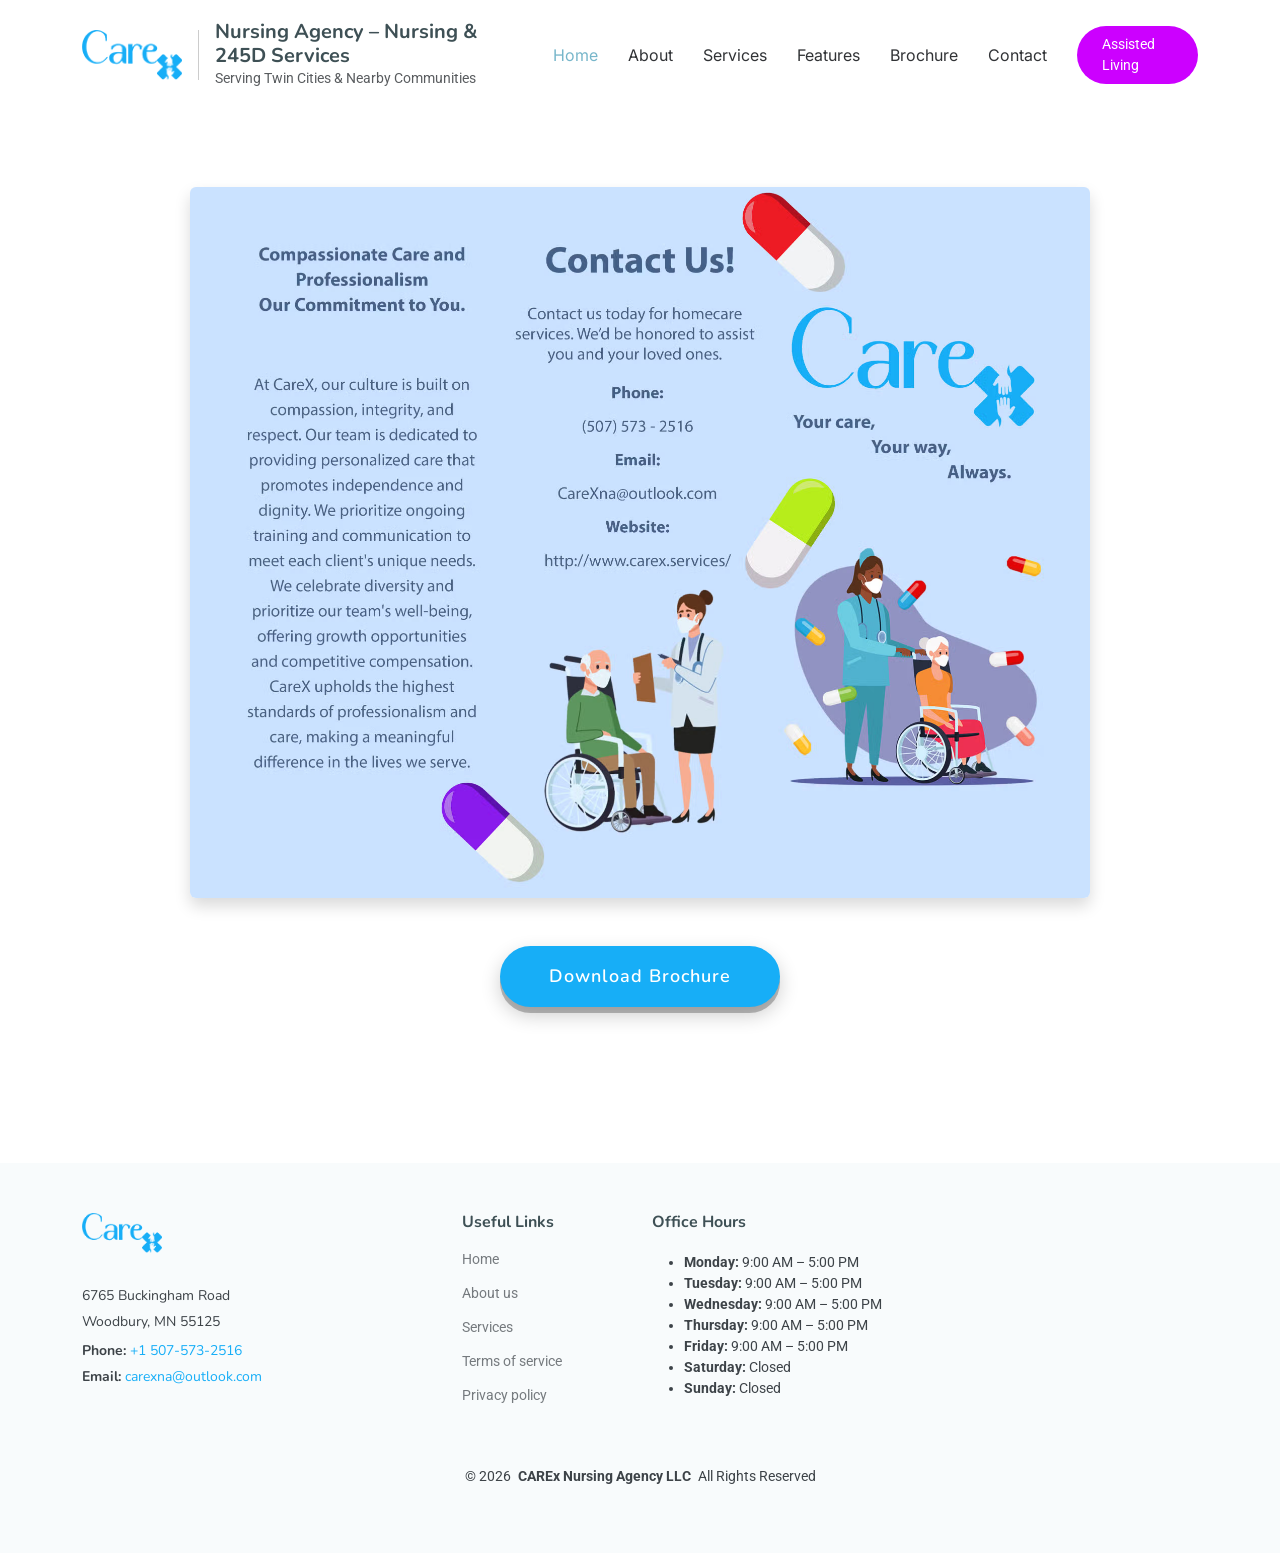
<file: brochure.html>
<!DOCTYPE html>
<html lang="en">

<head>
  <meta charset="utf-8">
  <meta content="width=device-width, initial-scale=1.0" name="viewport">
  <title>CAREx Nursing Agency -Skilled Nursing </title>
  <meta name="description" content="">
  <meta name="keywords" content="">

  <!-- Favicons -->
  <link href="assets/img/favicon.ico" rel="icon">
  <link href="assets/img/apple-touch-icon.png" rel="apple-touch-icon">

  <!-- Fonts -->
  <link href="https://fonts.googleapis.com" rel="preconnect">
  <link href="https://fonts.gstatic.com" rel="preconnect" crossorigin>
  <link href="https://fonts.googleapis.com/css2?family=Roboto:ital,wght@0,100;0,300;0,400;0,500;0,700;0,900;1,100;1,300;1,400;1,500;1,700;1,900&family=Inter:wght@100;200;300;400;500;600;700;800;900&family=Nunito:ital,wght@0,200;0,300;0,400;0,500;0,600;0,700;0,800;0,900;1,200;1,300;1,400;1,500;1,600;1,700;1,800;1,900&display=swap" rel="stylesheet">

  <!-- Vendor CSS Files -->
  <link href="assets/vendor/bootstrap/css/bootstrap.min.css" rel="stylesheet">
  <link href="assets/vendor/bootstrap-icons/bootstrap-icons.css" rel="stylesheet">
  <link href="assets/vendor/aos/aos.css" rel="stylesheet">
  <link href="assets/vendor/glightbox/css/glightbox.min.css" rel="stylesheet">
  <link href="assets/vendor/swiper/swiper-bundle.min.css" rel="stylesheet">

  <!-- Main CSS File -->
  <link href="assets/css/main.css" rel="stylesheet">

  <!-- =======================================================
  * Template Name: QuickStart
  * Template URL: https://bootstrapmade.com/quickstart-bootstrap-startup-website-template/
  * Updated: Aug 07 2024 with Bootstrap v5.3.3
  * Author: BootstrapMade.com
  * License: https://bootstrapmade.com/license/
  ======================================================== -->
</head>

<body class="starter-page-page">

  <header id="header" class="header d-flex align-items-center fixed-top">
    <div class="container-fluid container-xl position-relative d-flex align-items-center">

    <a href="index.html" class="d-flex align-items-center d-none d-md-flex" title="CAREx Nursing Agency – Skilled Nursing & 245D Services in the Twin Cities">
      <!-- Logo -->
      <img 
          src="assets/img/careXlogo.png" 
          alt="CAREx Nursing Agency – Skilled Nursing Services" 
          style="height:50px; width:auto;" 
          class="me-3">

      <!-- Vertical Divider -->
      <div style="width:1px; background-color:#ccc; height:50px; margin-right:1rem;"></div>

      <!-- Text container -->
      <div>
        <h1 class="mb-0" style="font-size:1.25rem;">
          <strong>Nursing Agency – Nursing & 245D Services</strong>
        </h1>
        <p class="mb-0 text-muted" style="font-weight: normal; font-size: 0.9rem;">
          Serving Twin Cities & Nearby Communities
        </p>
      </div>
    </a>



      <nav id="navmenu" class="navmenu ms-5">
        <ul>
          <li><a href="index.html#hero" class="active">Home</a></li>
          <li><a href="index.html#about">About</a></li>
          <li><a href="index.html#services">Services</a></li>
          <li><a href="index.html#features">Features</a></li>
          <li><a href="brochure.html">Brochure</a></li>
          <!-- <li class="dropdown"><a href="#"><span>Dropdown</span> <i class="bi bi-chevron-down toggle-dropdown"></i></a>
            <ul>
              <li><a href="#">Dropdown 1</a></li>
              <li class="dropdown"><a href="#"><span>Deep Dropdown</span> <i class="bi bi-chevron-down toggle-dropdown"></i></a>
                <ul>
                  <li><a href="#">Deep Dropdown 1</a></li>
                  <li><a href="#">Deep Dropdown 2</a></li>
                  <li><a href="#">Deep Dropdown 3</a></li>
                  <li><a href="#">Deep Dropdown 4</a></li>
                  <li><a href="#">Deep Dropdown 5</a></li>
                </ul>
              </li>
            </ul>
          </li> -->
          <li><a href="index.html#contact">Contact</a></li>
        </ul>
        <i class="mobile-nav-toggle d-xl-none bi bi-list"></i>
      </nav>

      <a class="btn-assisted d-none d-md-flex" href="https://blossomhill.life/" target="_blank">Assisted Living</a>

    </div>
  </header>

  <main class="main">

    <!-- Page Title -->
    <div class="page-title d-none d-md-flex" data-aos="fade">
      <div class="container d-lg-flex justify-content-between align-items-center">
        <h1 class="mb-2 mb-lg-0">Brochure</h1>
        <nav class="breadcrumbs">
          <ol>
            <li><a href="index.html">Home</a></li>
            <li class="current">Brochure</li>
          </ol>
        </nav>
      </div>
    </div><!-- End Page Title -->

    <!-- Starter Section Section -->
    <section id="starter-section" class="starter-section section">

          <!-- Brochure Section -->
    <div class="brochure-container d-flex flex-column align-items-center py-5">
        <!-- Brochure Image -->
        <div class="brochure-image-container">
            <img src="assets/img/careX-brochure.avif" 
                alt="Brochure Preview" 
                class="brochure-image img-fluid shadow rounded">
        </div>

        <!-- Download/Print Button -->
        <div class="mt-4 mt-5 mb-5">
            <a href="assets/files/careX-brochure.pdf" 
            class="btn btn-get-started px-5 py-3 rounded-pill" 
            target="_blank" 
            download>
                Download Brochure
            </a>
        </div>
    </div>

    <script>
    function toggleBrochure(img) {
        if (img.src.includes('Brochure-front.png')) {
        img.src = "files/Blossom-Hill-Assisted-Living-Brochure-back.png";
        } else {
        img.src = "files/Blossom-Hill-Assisted-Living-Brochure-front.png";
        }
    }
    </script>

    <style>
        .brochure-container {
            text-align: center;
            width: 100%;
        }

        .brochure-image-container {
            perspective: 1000px; /* Creates a 3D depth effect */
            display: inline-block;
        }

        .brochure-image {
            width: 90vw; /* Make it fill most of the page */
            max-width: 900px; /* Limit max width for larger screens */
            height: auto;
            border-radius: 10px;
            box-shadow: 0 6px 15px rgba(0, 0, 0, 0.6); /* Darker shadow */
            transition: transform 0.1s ease-out, box-shadow 0.2s ease-out;
        }
    </style>

    <script>
        document.addEventListener("DOMContentLoaded", function () {
            const image = document.querySelector(".brochure-image");

            document.addEventListener("mousemove", (event) => {
                let x = (event.clientX / window.innerWidth - 0.5) * 2; /* Normalize to range -1 to 1 */
                let y = (event.clientY / window.innerHeight - 0.5) * 2;
                let rotateX = y * -15; /* Adjust tilt intensity */
                let rotateY = x * 15;

                // Add rotation to image and adjust shadow based on mouse movement
                image.style.transform = `rotateX(${rotateX}deg) rotateY(${rotateY}deg) scale(1.03)`;

                // Create interactive shadow based on mouse position, with darker shadow
                let shadowX = x * 20;  /* Adjust the shadow's X direction intensity */
                let shadowY = y * 20;  /* Adjust the shadow's Y direction intensity */
                image.style.boxShadow = `${shadowX}px ${shadowY}px 25px rgba(0, 0, 0, 0.8)`; /* Darker shadow */
            });

            document.addEventListener("mouseleave", () => {
                image.style.transform = "rotateX(0deg) rotateY(0deg) scale(1)";
                image.style.boxShadow = "0 6px 15px rgba(0, 0, 0, 0.6)"; /* Darker shadow */
            });
        });
    </script>

  </main>

  <!-- Footer Section -->
  <footer id="footer" class="footer position-relative light-background">

    <div class="container footer-top">
      <div class="row gy-4">

        <!-- About & Contact -->
        <div class="col-lg-4 col-md-6 footer-about">
          <a href="index.html" class="logo d-flex align-items-center mb-3">
            <img src="assets/img/careXlogo.png" alt="CAREx Nursing Agency – Skilled Nursing Services" style="height:50px; width:auto;" class="me-3">
          </a>
          <div class="footer-contact pt-3">
            <p>6765 Buckingham Road</p>
            <p>Woodbury, MN 55125</p>
            <p class="mt-2"><strong>Phone:</strong> <a href="tel:+15075732516">+1 507-573-2516</a></p>
            <p><strong>Email:</strong> <a href="mailto:carexna@outlook.com">carexna@outlook.com</a></p>
          </div>
          <!-- Optional social links
          <div class="social-links d-flex mt-4">
            <a href="#"><i class="bi bi-twitter"></i></a>
            <a href="#"><i class="bi bi-facebook"></i></a>
            <a href="#"><i class="bi bi-instagram"></i></a>
            <a href="#"><i class="bi bi-linkedin"></i></a>
          </div>
          -->
        </div>

        <!-- Useful Links -->
        <div class="col-lg-2 col-md-3 footer-links">
          <h4>Useful Links</h4>
          <ul>
            <li><a href="#">Home</a></li>
            <li><a href="#">About us</a></li>
            <li><a href="#">Services</a></li>
            <li><a href="#">Terms of service</a></li>
            <li><a href="#">Privacy policy</a></li>
          </ul>
        </div>

        <!-- Office Hours -->
        <div class="col-lg-3 col-md-6 footer-hours">
          <h4>Office Hours</h4>
          <ul>
            <li><strong>Monday:</strong> 9:00 AM – 5:00 PM</li>
            <li><strong>Tuesday:</strong> 9:00 AM – 5:00 PM</li>
            <li><strong>Wednesday:</strong> 9:00 AM – 5:00 PM</li>
            <li><strong>Thursday:</strong> 9:00 AM – 5:00 PM</li>
            <li><strong>Friday:</strong> 9:00 AM – 5:00 PM</li>
            <li><strong>Saturday:</strong> Closed</li>
            <li><strong>Sunday:</strong> Closed</li>
          </ul>
        </div>

        <!-- Optional Newsletter / Services Section -->
        <!--
        <div class="col-lg-4 col-md-12 footer-newsletter">
          <h4>Our Newsletter</h4>
          <p>Subscribe to our newsletter for latest news and updates.</p>
          <form action="forms/newsletter.php" method="post" class="php-email-form">
            <div class="newsletter-form">
              <input type="email" name="email" placeholder="Your Email">
              <input type="submit" value="Subscribe">
            </div>
            <div class="loading">Loading</div>
            <div class="error-message"></div>
            <div class="sent-message">Your subscription request has been sent. Thank you!</div>
          </form>
        </div>
        -->

      </div>
    </div>

    <!-- Copyright -->
    <div class="container text-center mt-4">
      <p>© <span id="year"></span> <strong class="px-1 sitename">CAREx Nursing Agency LLC</strong> All Rights Reserved</p>
    </div>

    <script>
      document.getElementById("year").textContent = new Date().getFullYear();
    </script>

  </footer>

  <!-- Scroll Top -->
  <a href="#" id="scroll-top" class="scroll-top d-flex align-items-center justify-content-center"><i class="bi bi-arrow-up-short"></i></a>

  <!-- Preloader -->
  <div id="preloader"></div>

  <!-- Vendor JS Files -->
  <script src="assets/vendor/bootstrap/js/bootstrap.bundle.min.js"></script>
  <script src="assets/vendor/php-email-form/validate.js"></script>
  <script src="assets/vendor/aos/aos.js"></script>
  <script src="assets/vendor/glightbox/js/glightbox.min.js"></script>
  <script src="assets/vendor/swiper/swiper-bundle.min.js"></script>

  <!-- Main JS File -->
  <script src="assets/js/main.js"></script>

</body>

</html>
</file>
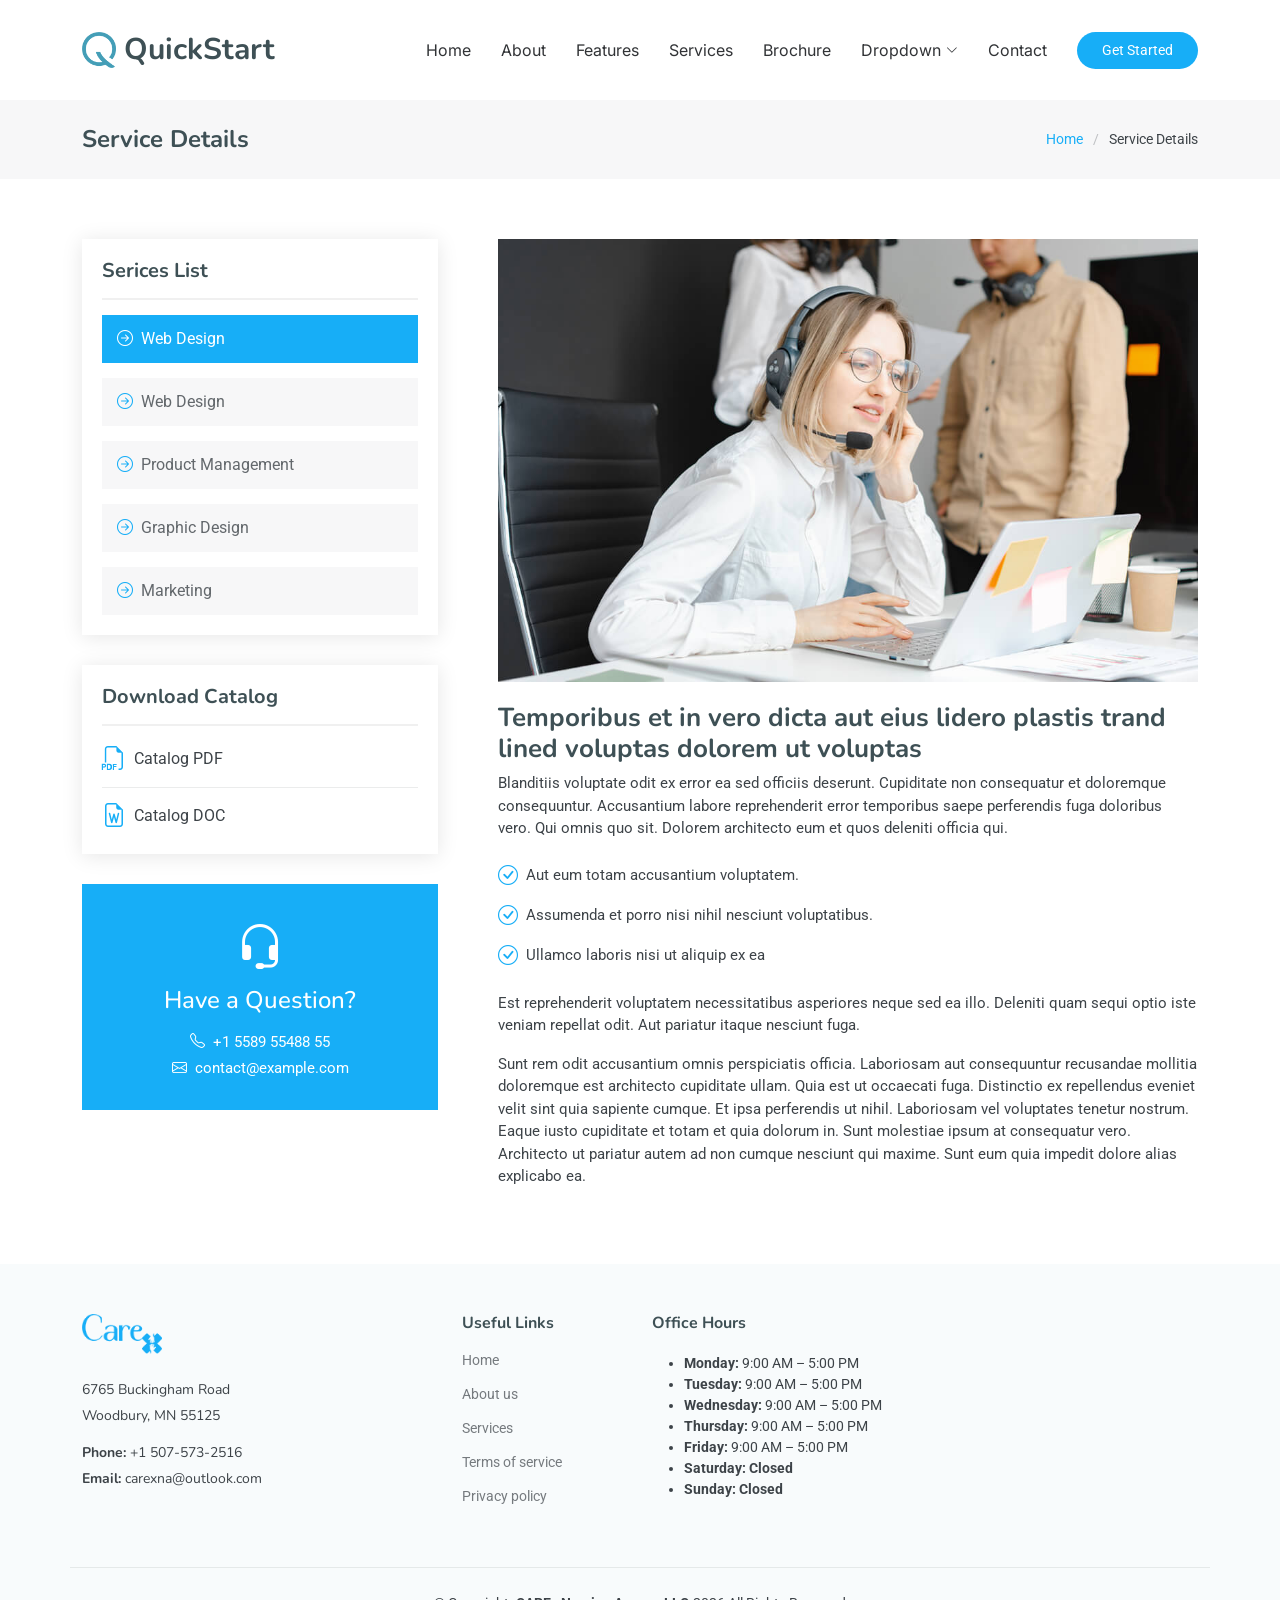
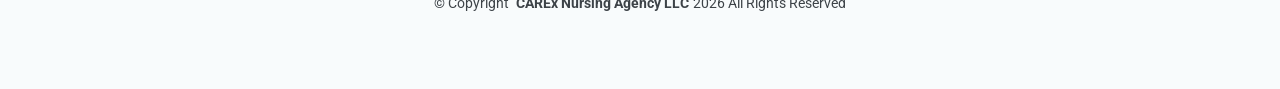
<file: service-details.html>
<!DOCTYPE html>
<html lang="en">

<head>
  <meta charset="utf-8">
  <meta content="width=device-width, initial-scale=1.0" name="viewport">
  <title>CAREx Nursing Agency -Skilled Nursing </title>
  <meta name="description" content="">
  <meta name="keywords" content="">

  <!-- Favicons -->
  <link href="assets/img/favicon.ico" rel="icon">
  <link href="assets/img/apple-touch-icon.png" rel="apple-touch-icon">

  <!-- Fonts -->
  <link href="https://fonts.googleapis.com" rel="preconnect">
  <link href="https://fonts.gstatic.com" rel="preconnect" crossorigin>
  <link href="https://fonts.googleapis.com/css2?family=Roboto:ital,wght@0,100;0,300;0,400;0,500;0,700;0,900;1,100;1,300;1,400;1,500;1,700;1,900&family=Inter:wght@100;200;300;400;500;600;700;800;900&family=Nunito:ital,wght@0,200;0,300;0,400;0,500;0,600;0,700;0,800;0,900;1,200;1,300;1,400;1,500;1,600;1,700;1,800;1,900&display=swap" rel="stylesheet">

  <!-- Vendor CSS Files -->
  <link href="assets/vendor/bootstrap/css/bootstrap.min.css" rel="stylesheet">
  <link href="assets/vendor/bootstrap-icons/bootstrap-icons.css" rel="stylesheet">
  <link href="assets/vendor/aos/aos.css" rel="stylesheet">
  <link href="assets/vendor/glightbox/css/glightbox.min.css" rel="stylesheet">
  <link href="assets/vendor/swiper/swiper-bundle.min.css" rel="stylesheet">

  <!-- Main CSS File -->
  <link href="assets/css/main.css" rel="stylesheet">

  <!-- =======================================================
  * Template Name: QuickStart
  * Template URL: https://bootstrapmade.com/quickstart-bootstrap-startup-website-template/
  * Updated: Aug 07 2024 with Bootstrap v5.3.3
  * Author: BootstrapMade.com
  * License: https://bootstrapmade.com/license/
  ======================================================== -->
</head>

<body class="service-details-page">

  <header id="header" class="header d-flex align-items-center sticky-top">
    <div class="container-fluid container-xl position-relative d-flex align-items-center">

      <a href="index.html" class="logo d-flex align-items-center me-auto">
        <img src="assets/img/logo.png" alt="">
        <h1 class="sitename">QuickStart</h1>
      </a>

      <nav id="navmenu" class="navmenu">
        <ul>
          <li><a href="index.html#hero">Home</a></li>
          <li><a href="index.html#about">About</a></li>
          <li><a href="index.html#features">Features</a></li>
          <li><a href="index.html#services">Services</a></li>
          <li><a href="brochure.html">Brochure</a></li>
          <li class="dropdown"><a href="#"><span>Dropdown</span> <i class="bi bi-chevron-down toggle-dropdown"></i></a>
            <ul>
              <li><a href="#">Dropdown 1</a></li>
              <li class="dropdown"><a href="#"><span>Deep Dropdown</span> <i class="bi bi-chevron-down toggle-dropdown"></i></a>
                <ul>
                  <li><a href="#">Deep Dropdown 1</a></li>
                  <li><a href="#">Deep Dropdown 2</a></li>
                  <li><a href="#">Deep Dropdown 3</a></li>
                  <li><a href="#">Deep Dropdown 4</a></li>
                  <li><a href="#">Deep Dropdown 5</a></li>
                </ul>
              </li>
              <li><a href="#">Dropdown 2</a></li>
              <li><a href="#">Dropdown 3</a></li>
              <li><a href="#">Dropdown 4</a></li>
            </ul>
          </li>
          <li><a href="index.html#contact">Contact</a></li>
        </ul>
        <i class="mobile-nav-toggle d-xl-none bi bi-list"></i>
      </nav>

      <a class="btn-getstarted" href="index.html#about">Get Started</a>

    </div>
  </header>

  <main class="main">

    <!-- Page Title -->
    <div class="page-title" data-aos="fade">
      <div class="container d-lg-flex justify-content-between align-items-center">
        <h1 class="mb-2 mb-lg-0">Service Details</h1>
        <nav class="breadcrumbs">
          <ol>
            <li><a href="index.html">Home</a></li>
            <li class="current">Service Details</li>
          </ol>
        </nav>
      </div>
    </div><!-- End Page Title -->

    <!-- Service Details Section -->
    <section id="service-details" class="service-details section">

      <div class="container">

        <div class="row gy-5">

          <div class="col-lg-4" data-aos="fade-up" data-aos-delay="100">

            <div class="service-box">
              <h4>Serices List</h4>
              <div class="services-list">
                <a href="#" class="active"><i class="bi bi-arrow-right-circle"></i><span>Web Design</span></a>
                <a href="#"><i class="bi bi-arrow-right-circle"></i><span>Web Design</span></a>
                <a href="#"><i class="bi bi-arrow-right-circle"></i><span>Product Management</span></a>
                <a href="#"><i class="bi bi-arrow-right-circle"></i><span>Graphic Design</span></a>
                <a href="#"><i class="bi bi-arrow-right-circle"></i><span>Marketing</span></a>
              </div>
            </div><!-- End Services List -->

            <div class="service-box">
              <h4>Download Catalog</h4>
              <div class="download-catalog">
                <a href="#"><i class="bi bi-filetype-pdf"></i><span>Catalog PDF</span></a>
                <a href="#"><i class="bi bi-file-earmark-word"></i><span>Catalog DOC</span></a>
              </div>
            </div><!-- End Services List -->

            <div class="help-box d-flex flex-column justify-content-center align-items-center">
              <i class="bi bi-headset help-icon"></i>
              <h4>Have a Question?</h4>
              <p class="d-flex align-items-center mt-2 mb-0"><i class="bi bi-telephone me-2"></i> <span>+1 5589 55488 55</span></p>
              <p class="d-flex align-items-center mt-1 mb-0"><i class="bi bi-envelope me-2"></i> <a href="mailto:contact@example.com">contact@example.com</a></p>
            </div>

          </div>

          <div class="col-lg-8 ps-lg-5" data-aos="fade-up" data-aos-delay="200">
            <img src="assets/img/services.jpg" alt="" class="img-fluid services-img">
            <h3>Temporibus et in vero dicta aut eius lidero plastis trand lined voluptas dolorem ut voluptas</h3>
            <p>
              Blanditiis voluptate odit ex error ea sed officiis deserunt. Cupiditate non consequatur et doloremque consequuntur. Accusantium labore reprehenderit error temporibus saepe perferendis fuga doloribus vero. Qui omnis quo sit. Dolorem architecto eum et quos deleniti officia qui.
            </p>
            <ul>
              <li><i class="bi bi-check-circle"></i> <span>Aut eum totam accusantium voluptatem.</span></li>
              <li><i class="bi bi-check-circle"></i> <span>Assumenda et porro nisi nihil nesciunt voluptatibus.</span></li>
              <li><i class="bi bi-check-circle"></i> <span>Ullamco laboris nisi ut aliquip ex ea</span></li>
            </ul>
            <p>
              Est reprehenderit voluptatem necessitatibus asperiores neque sed ea illo. Deleniti quam sequi optio iste veniam repellat odit. Aut pariatur itaque nesciunt fuga.
            </p>
            <p>
              Sunt rem odit accusantium omnis perspiciatis officia. Laboriosam aut consequuntur recusandae mollitia doloremque est architecto cupiditate ullam. Quia est ut occaecati fuga. Distinctio ex repellendus eveniet velit sint quia sapiente cumque. Et ipsa perferendis ut nihil. Laboriosam vel voluptates tenetur nostrum. Eaque iusto cupiditate et totam et quia dolorum in. Sunt molestiae ipsum at consequatur vero. Architecto ut pariatur autem ad non cumque nesciunt qui maxime. Sunt eum quia impedit dolore alias explicabo ea.
            </p>
          </div>

        </div>

      </div>

    </section><!-- /Service Details Section -->

  </main>

  <footer id="footer" class="footer position-relative light-background">

    <div class="container footer-top">
      <div class="row gy-4">
        <div class="col-lg-4 col-md-6 footer-about">
          <a href="index.html" class="logo d-flex align-items-center">
            <img src="assets/img/careXlogo.png" alt="CareX Nursing Agency" style="height:50px; width:auto;" class="me-3">
          </a>
          <div class="footer-contact pt-6">
            <p>6765 Buckingham Road</p>
            <p>Woodbury, MN 55125</p>
            <p class="mt-3"><strong>Phone:</strong> <span>+1 507-573-2516</span></p>
            <p><strong>Email:</strong> <span>carexna@outlook.com</span></p>
          </div>
          <!-- <div class="social-links d-flex mt-4">
            <a href=""><i class="bi bi-twitter-x"></i></a>
            <a href=""><i class="bi bi-facebook"></i></a>
            <a href=""><i class="bi bi-instagram"></i></a>
            <a href=""><i class="bi bi-linkedin"></i></a>
          </div> -->
        </div>

        <div class="col-lg-2 col-md-3 footer-links">
          <h4>Useful Links</h4>
          <ul>
            <li><a href="#">Home</a></li>
            <li><a href="#">About us</a></li>
            <li><a href="#">Services</a></li>
            <li><a href="#">Terms of service</a></li>
            <li><a href="#">Privacy policy</a></li>
          </ul>
        </div>

        <div class="col-lg-3 col-md-6 footer-hours">
          <h4>Office Hours</h4>
          <ul>
            <li><strong>Monday:</strong> 9:00 AM – 5:00 PM</li>
            <li><strong>Tuesday:</strong> 9:00 AM – 5:00 PM</li>
            <li><strong>Wednesday:</strong> 9:00 AM – 5:00 PM</li>
            <li><strong>Thursday:</strong> 9:00 AM – 5:00 PM</li>
            <li><strong>Friday:</strong> 9:00 AM – 5:00 PM</li>
            <li><strong>Saturday: Closed</strong></li>
            <li><strong>Sunday: Closed</strong></li>
          </ul>
        </div>

        <!-- <div class="col-lg-2 col-md-3 footer-links">
          <h4>Our Services</h4>
          <ul>
            <li><a href="#">Web Design</a></li>
            <li><a href="#">Web Development</a></li>
            <li><a href="#">Product Management</a></li>
            <li><a href="#">Marketing</a></li>
            <li><a href="#">Graphic Design</a></li>
          </ul>
        </div> -->

        <!-- <div class="col-lg-4 col-md-12 footer-newsletter">
          <h4>Our Newsletter</h4>
          <p>Subscribe to our newsletter and receive the latest news about our products and services!</p>
          <form action="forms/newsletter.php" method="post" class="php-email-form">
            <div class="newsletter-form"><input type="email" name="email"><input type="submit" value="Subscribe"></div>
            <div class="loading">Loading</div>
            <div class="error-message"></div>
            <div class="sent-message">Your subscription request has been sent. Thank you!</div>
          </form>
        </div> -->

      </div>
    </div>

    <div class="container copyright text-center mt-4">
      <p>© <span>Copyright</span> <strong class="px-1 sitename">CAREx Nursing Agency LLC</strong><span id="year"></span> <span>All Rights Reserved</span></p>
    </div>

    <script>
      const yearSpan = document.getElementById("year");
      const currentYear = new Date().getFullYear();
      yearSpan.textContent = currentYear;
    </script>


  </footer>

  <!-- Scroll Top -->
  <a href="#" id="scroll-top" class="scroll-top d-flex align-items-center justify-content-center"><i class="bi bi-arrow-up-short"></i></a>

  <!-- Preloader -->
  <div id="preloader"></div>

  <!-- Vendor JS Files -->
  <script src="assets/vendor/bootstrap/js/bootstrap.bundle.min.js"></script>
  <script src="assets/vendor/php-email-form/validate.js"></script>
  <script src="assets/vendor/aos/aos.js"></script>
  <script src="assets/vendor/glightbox/js/glightbox.min.js"></script>
  <script src="assets/vendor/swiper/swiper-bundle.min.js"></script>

  <!-- Main JS File -->
  <script src="assets/js/main.js"></script>

</body>

</html>
</file>
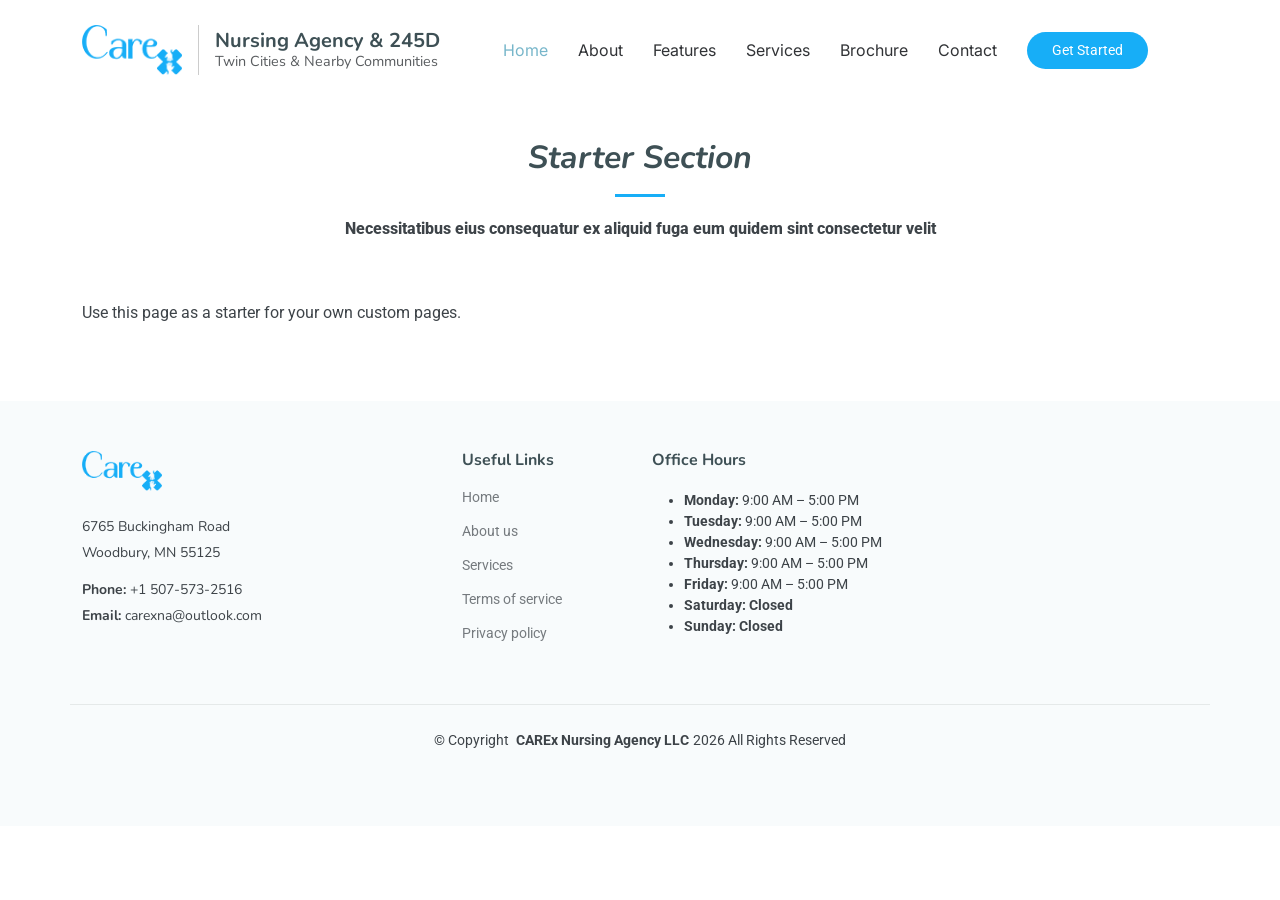
<file: starter-page.html>
<!DOCTYPE html>
<html lang="en">

<head>
  <meta charset="utf-8">
  <meta content="width=device-width, initial-scale=1.0" name="viewport">
  <title>CAREx Nursing Agency -Skilled Nursing </title>
  <meta name="description" content="">
  <meta name="keywords" content="">

  <!-- Favicons -->
  <link href="assets/img/favicon.ico" rel="icon">
  <link href="assets/img/apple-touch-icon.png" rel="apple-touch-icon">

  <!-- Fonts -->
  <link href="https://fonts.googleapis.com" rel="preconnect">
  <link href="https://fonts.gstatic.com" rel="preconnect" crossorigin>
  <link href="https://fonts.googleapis.com/css2?family=Roboto:ital,wght@0,100;0,300;0,400;0,500;0,700;0,900;1,100;1,300;1,400;1,500;1,700;1,900&family=Inter:wght@100;200;300;400;500;600;700;800;900&family=Nunito:ital,wght@0,200;0,300;0,400;0,500;0,600;0,700;0,800;0,900;1,200;1,300;1,400;1,500;1,600;1,700;1,800;1,900&display=swap" rel="stylesheet">

  <!-- Vendor CSS Files -->
  <link href="assets/vendor/bootstrap/css/bootstrap.min.css" rel="stylesheet">
  <link href="assets/vendor/bootstrap-icons/bootstrap-icons.css" rel="stylesheet">
  <link href="assets/vendor/aos/aos.css" rel="stylesheet">
  <link href="assets/vendor/glightbox/css/glightbox.min.css" rel="stylesheet">
  <link href="assets/vendor/swiper/swiper-bundle.min.css" rel="stylesheet">

  <!-- Main CSS File -->
  <link href="assets/css/main.css" rel="stylesheet">

  <!-- =======================================================
  * Template Name: QuickStart
  * Template URL: https://bootstrapmade.com/quickstart-bootstrap-startup-website-template/
  * Updated: Aug 07 2024 with Bootstrap v5.3.3
  * Author: BootstrapMade.com
  * License: https://bootstrapmade.com/license/
  ======================================================== -->
</head>

<body class="starter-page-page">

  <header id="header" class="header d-flex align-items-center fixed-top">
    <div class="container-fluid container-xl position-relative d-flex align-items-center">

    <a href="index.html" class="d-flex align-items-center">
      <!-- Logo -->
      <img src="assets/img/careXlogo.png" alt="CareX Nursing Agency" style="height:50px; width:auto;" class="me-3">

      <!-- Vertical Divider -->
      <div style="width:1px; background-color:#ccc; height:50px; margin-right:1rem;"></div>

      <!-- Text container -->
      <div>
        <h5 class="mb-0"><strong> Nursing Agency & 245D</strong></h5>
        <h5 class="mb-0 text-muted" style="font-weight: normal; font-size: 0.9rem;">Twin Cities & Nearby Communities</h5>
      </div>
    </a>



      <nav id="navmenu" class="navmenu ms-5">
        <ul>
          <li><a href="index.html#hero" class="active">Home</a></li>
          <li><a href="index.html#about">About</a></li>
          <li><a href="index.html#features">Features</a></li>
          <li><a href="index.html#services">Services</a></li>
          <li><a href="brochure.html">Brochure</a></li>
          <!-- <li class="dropdown"><a href="#"><span>Dropdown</span> <i class="bi bi-chevron-down toggle-dropdown"></i></a>
            <ul>
              <li><a href="#">Dropdown 1</a></li>
              <li class="dropdown"><a href="#"><span>Deep Dropdown</span> <i class="bi bi-chevron-down toggle-dropdown"></i></a>
                <ul>
                  <li><a href="#">Deep Dropdown 1</a></li>
                  <li><a href="#">Deep Dropdown 2</a></li>
                  <li><a href="#">Deep Dropdown 3</a></li>
                  <li><a href="#">Deep Dropdown 4</a></li>
                  <li><a href="#">Deep Dropdown 5</a></li>
                </ul>
              </li>
            </ul>
          </li> -->
          <li><a href="index.html#contact">Contact</a></li>
        </ul>
        <i class="mobile-nav-toggle d-xl-none bi bi-list"></i>
      </nav>

      <a class="btn-getstarted" href="index.html#about">Get Started</a>

    </div>
  </header>

  <main class="main">

    <!-- Page Title -->
    <div class="page-title" data-aos="fade">
      <div class="container d-lg-flex justify-content-between align-items-center">
        <h1 class="mb-2 mb-lg-0">Starter Page</h1>
        <nav class="breadcrumbs">
          <ol>
            <li><a href="index.html">Home</a></li>
            <li class="current">Starter Page</li>
          </ol>
        </nav>
      </div>
    </div><!-- End Page Title -->

    <!-- Starter Section Section -->
    <section id="starter-section" class="starter-section section">

      <!-- Section Title -->
      <div class="container section-title" data-aos="fade-up">
        <h2>Starter Section</h2>
        <p>Necessitatibus eius consequatur ex aliquid fuga eum quidem sint consectetur velit</p>
      </div><!-- End Section Title -->

      <div class="container" data-aos="fade-up">
        <p>Use this page as a starter for your own custom pages.</p>
      </div>

    </section><!-- /Starter Section Section -->

  </main>

  <footer id="footer" class="footer position-relative light-background">

    <div class="container footer-top">
      <div class="row gy-4">
        <div class="col-lg-4 col-md-6 footer-about">
          <a href="index.html" class="logo d-flex align-items-center">
            <img src="assets/img/careXlogo.png" alt="CareX Nursing Agency" style="height:50px; width:auto;" class="me-3">
          </a>
          <div class="footer-contact pt-6">
            <p>6765 Buckingham Road</p>
            <p>Woodbury, MN 55125</p>
            <p class="mt-3"><strong>Phone:</strong> <span>+1 507-573-2516</span></p>
            <p><strong>Email:</strong> <span>carexna@outlook.com</span></p>
          </div>
          <!-- <div class="social-links d-flex mt-4">
            <a href=""><i class="bi bi-twitter-x"></i></a>
            <a href=""><i class="bi bi-facebook"></i></a>
            <a href=""><i class="bi bi-instagram"></i></a>
            <a href=""><i class="bi bi-linkedin"></i></a>
          </div> -->
        </div>

        <div class="col-lg-2 col-md-3 footer-links">
          <h4>Useful Links</h4>
          <ul>
            <li><a href="#">Home</a></li>
            <li><a href="#">About us</a></li>
            <li><a href="#">Services</a></li>
            <li><a href="#">Terms of service</a></li>
            <li><a href="#">Privacy policy</a></li>
          </ul>
        </div>

        <div class="col-lg-3 col-md-6 footer-hours">
          <h4>Office Hours</h4>
          <ul>
            <li><strong>Monday:</strong> 9:00 AM – 5:00 PM</li>
            <li><strong>Tuesday:</strong> 9:00 AM – 5:00 PM</li>
            <li><strong>Wednesday:</strong> 9:00 AM – 5:00 PM</li>
            <li><strong>Thursday:</strong> 9:00 AM – 5:00 PM</li>
            <li><strong>Friday:</strong> 9:00 AM – 5:00 PM</li>
            <li><strong>Saturday: Closed</strong></li>
            <li><strong>Sunday: Closed</strong></li>
          </ul>
        </div>

        <!-- <div class="col-lg-2 col-md-3 footer-links">
          <h4>Our Services</h4>
          <ul>
            <li><a href="#">Web Design</a></li>
            <li><a href="#">Web Development</a></li>
            <li><a href="#">Product Management</a></li>
            <li><a href="#">Marketing</a></li>
            <li><a href="#">Graphic Design</a></li>
          </ul>
        </div> -->

        <!-- <div class="col-lg-4 col-md-12 footer-newsletter">
          <h4>Our Newsletter</h4>
          <p>Subscribe to our newsletter and receive the latest news about our products and services!</p>
          <form action="forms/newsletter.php" method="post" class="php-email-form">
            <div class="newsletter-form"><input type="email" name="email"><input type="submit" value="Subscribe"></div>
            <div class="loading">Loading</div>
            <div class="error-message"></div>
            <div class="sent-message">Your subscription request has been sent. Thank you!</div>
          </form>
        </div> -->

      </div>
    </div>

    <div class="container copyright text-center mt-4">
      <p>© <span>Copyright</span> <strong class="px-1 sitename">CAREx Nursing Agency LLC</strong><span id="year"></span> <span>All Rights Reserved</span></p>
    </div>

    <script>
      const yearSpan = document.getElementById("year");
      const currentYear = new Date().getFullYear();
      yearSpan.textContent = currentYear;
    </script>


  </footer>

  <!-- Scroll Top -->
  <a href="#" id="scroll-top" class="scroll-top d-flex align-items-center justify-content-center"><i class="bi bi-arrow-up-short"></i></a>

  <!-- Preloader -->
  <div id="preloader"></div>

  <!-- Vendor JS Files -->
  <script src="assets/vendor/bootstrap/js/bootstrap.bundle.min.js"></script>
  <script src="assets/vendor/php-email-form/validate.js"></script>
  <script src="assets/vendor/aos/aos.js"></script>
  <script src="assets/vendor/glightbox/js/glightbox.min.js"></script>
  <script src="assets/vendor/swiper/swiper-bundle.min.js"></script>

  <!-- Main JS File -->
  <script src="assets/js/main.js"></script>

</body>

</html>
</file>
<file: assets/css/main.css>
/**
* Template Name: QuickStart
* Template URL: https://bootstrapmade.com/quickstart-bootstrap-startup-website-template/
* Updated: Aug 07 2024 with Bootstrap v5.3.3
* Author: BootstrapMade.com
* License: https://bootstrapmade.com/license/
*/

/*--------------------------------------------------------------
# Font & Color Variables
# Help: https://bootstrapmade.com/color-system/
--------------------------------------------------------------*/
/* Fonts */
:root {
  --default-font: "Roboto",  system-ui, -apple-system, "Segoe UI", Roboto, "Helvetica Neue", Arial, "Noto Sans", "Liberation Sans", sans-serif, "Apple Color Emoji", "Segoe UI Emoji", "Segoe UI Symbol", "Noto Color Emoji";
  --heading-font: "Nunito",  sans-serif;
  --nav-font: "Inter",  sans-serif;
}

/* Global Colors - The following color variables are used throughout the website. Updating them here will change the color scheme of the entire website */
:root { 
  --background-color: #ffffff; /* Background color for the entire website, including individual sections */
  --default-color: #3d4348; /* Default color used for the majority of the text content across the entire website */
  --heading-color: #3e5055; /* Color for headings, subheadings and title throughout the website */
  --accent-color: #17aef7; /* Accent color that represents your brand on the website. It's used for buttons, links, and other elements that need to stand out */
  --surface-color: #ffffff; /* The surface color is used as a background of boxed elements within sections, such as cards, icon boxes, or other elements that require a visual separation from the global background. */
  --contrast-color: #ffffff; /* Contrast color for text, ensuring readability against backgrounds of accent, heading, or default colors. */
}

/* Nav Menu Colors - The following color variables are used specifically for the navigation menu. They are separate from the global colors to allow for more customization options */
:root {
  --nav-color: #313336;  /* The default color of the main navmenu links */
  --nav-hover-color: #77b6ca; /* Applied to main navmenu links when they are hovered over or active */
  --nav-mobile-background-color: #ffffff; /* Used as the background color for mobile navigation menu */
  --nav-dropdown-background-color: #ffffff; /* Used as the background color for dropdown items that appear when hovering over primary navigation items */
  --nav-dropdown-color: #313336; /* Used for navigation links of the dropdown items in the navigation menu. */
  --nav-dropdown-hover-color: #77b6ca; /* Similar to --nav-hover-color, this color is applied to dropdown navigation links when they are hovered over. */
}

/* Color Presets - These classes override global colors when applied to any section or element, providing reuse of the sam color scheme. */

.light-background {
  --background-color: #f8fbfc;
  --surface-color: #ffffff;
}

.dark-background {
  --background-color: #060606;
  --default-color: #ffffff;
  --heading-color: #ffffff;
  --surface-color: #252525;
  --contrast-color: #ffffff;
}

/* Smooth scroll */
:root {
  scroll-behavior: smooth;
}

/*--------------------------------------------------------------
# General Styling & Shared Classes
--------------------------------------------------------------*/
body {
  color: var(--default-color);
  background-color: var(--background-color);
  font-family: var(--default-font);
}

a {
  color: var(--accent-color);
  text-decoration: none;
  transition: 0.3s;
}

a:hover {
  color: color-mix(in srgb, var(--accent-color), transparent 25%);
  text-decoration: none;
}

h1,
h2,
h3,
h4,
h5,
h6 {
  color: var(--heading-color);
  font-family: var(--heading-font);
}

/* PHP Email Form Messages
------------------------------*/
.php-email-form .error-message {
  display: none;
  background: #df1529;
  color: #ffffff;
  text-align: left;
  padding: 15px;
  margin-bottom: 24px;
  font-weight: 600;
}

.php-email-form .sent-message {
  display: none;
  color: #ffffff;
  background: #059652;
  text-align: center;
  padding: 15px;
  margin-bottom: 24px;
  font-weight: 600;
}

.php-email-form .loading {
  display: none;
  background: var(--surface-color);
  text-align: center;
  padding: 15px;
  margin-bottom: 24px;
}

.php-email-form .loading:before {
  content: "";
  display: inline-block;
  border-radius: 50%;
  width: 24px;
  height: 24px;
  margin: 0 10px -6px 0;
  border: 3px solid var(--accent-color);
  border-top-color: var(--surface-color);
  animation: php-email-form-loading 1s linear infinite;
}

@keyframes php-email-form-loading {
  0% {
    transform: rotate(0deg);
  }

  100% {
    transform: rotate(360deg);
  }
}

/*--------------------------------------------------------------
# Global Header
--------------------------------------------------------------*/
.header {
  color: var(--default-color);
  background-color: var(--background-color);
  padding: 20px 0;
  transition: all 0.5s;
  z-index: 997;
}

.header .logo {
  line-height: 1;
}

.header .logo img {
  max-height: 36px;
  margin-right: 8px;
}

.header .logo h1 {
  font-size: 30px;
  margin: 0;
  font-weight: 700;
  color: var(--heading-color);
}

@media (max-width: 480px) {
  .header .logo img {
    max-height: 24px;
  }

  .header .logo h1 {
    font-size: 24px;
  }
}

.header .btn-getstarted,
.header .btn-getstarted:focus {
  color: var(--contrast-color);
  background: var(--accent-color);
  font-size: 14px;
  padding: 8px 25px;
  margin: 0 0 0 30px;
  border-radius: 50px;
  transition: 0.3s;
}

.header .btn-getstarted:hover,
.header .btn-getstarted:focus:hover {
  color: var(--contrast-color);
  background: color-mix(in srgb, var(--accent-color), transparent 15%);
}


/* assisted living button */
.btn-assisted,
.btn-assisted:focus {
  color: var(--contrast-color);
  background: #cc00ff;
  font-size: 14px;
  padding: 8px 25px;
  margin: 0 0 0 30px;
  border-radius: 50px;
  transition: 0.3s;
}

.btn-assisted:hover,
.btn-assisted:focus:hover {
  color: var(--contrast-color);
  background: #a061cc;
}

@media (max-width: 1200px) {
  .header .logo {
    order: 1;
  }

  .header .btn-getstarted {
    order: 2;
    margin: 0 15px 0 0;
    padding: 6px 15px;
  }

  .header .navmenu {
    order: 3;
  }
}

.scrolled .header {
  box-shadow: 0px 0 18px rgba(0, 0, 0, 0.1);
}

/* Index Page Header
------------------------------*/
.index-page .header {
  --background-color: rgba(255, 255, 255, 0);
}

/* Index Page Header on Scroll
------------------------------*/
.index-page.scrolled .header {
  --background-color: #ffffff;
}

/*--------------------------------------------------------------
# Navigation Menu
--------------------------------------------------------------*/
/* Desktop Navigation */
@media (min-width: 1200px) {
  .navmenu {
    padding: 0;
  }

  .navmenu ul {
    margin: 0;
    padding: 0;
    display: flex;
    list-style: none;
    align-items: center;
  }

  .navmenu li {
    position: relative;
  }

  .navmenu a,
  .navmenu a:focus {
    color: var(--nav-color);
    padding: 18px 15px;
    font-size: 16px;
    font-family: var(--nav-font);
    font-weight: 400;
    display: flex;
    align-items: center;
    justify-content: space-between;
    white-space: nowrap;
    transition: 0.3s;
  }

  .navmenu a i,
  .navmenu a:focus i {
    font-size: 12px;
    line-height: 0;
    margin-left: 5px;
    transition: 0.3s;
  }

  .navmenu li:last-child a {
    padding-right: 0;
  }

  .navmenu li:hover>a,
  .navmenu .active,
  .navmenu .active:focus {
    color: var(--nav-hover-color);
  }

  .navmenu .dropdown ul {
    margin: 0;
    padding: 10px 0;
    background: var(--nav-dropdown-background-color);
    display: block;
    position: absolute;
    visibility: hidden;
    left: 14px;
    top: 130%;
    opacity: 0;
    transition: 0.3s;
    border-radius: 4px;
    z-index: 99;
    box-shadow: 0px 0px 30px rgba(0, 0, 0, 0.1);
  }

  .navmenu .dropdown ul li {
    min-width: 200px;
  }

  .navmenu .dropdown ul a {
    padding: 10px 20px;
    font-size: 15px;
    text-transform: none;
    color: var(--nav-dropdown-color);
  }

  .navmenu .dropdown ul a i {
    font-size: 12px;
  }

  .navmenu .dropdown ul a:hover,
  .navmenu .dropdown ul .active:hover,
  .navmenu .dropdown ul li:hover>a {
    color: var(--nav-dropdown-hover-color);
  }

  .navmenu .dropdown:hover>ul {
    opacity: 1;
    top: 100%;
    visibility: visible;
  }

  .navmenu .dropdown .dropdown ul {
    top: 0;
    left: -90%;
    visibility: hidden;
  }

  .navmenu .dropdown .dropdown:hover>ul {
    opacity: 1;
    top: 0;
    left: -100%;
    visibility: visible;
  }

  .navmenu .megamenu {
    position: static;
  }

  .navmenu .megamenu ul {
    margin: 0;
    padding: 10px;
    background: var(--nav-dropdown-background-color);
    box-shadow: 0px 0px 20px rgba(0, 0, 0, 0.1);
    position: absolute;
    top: 130%;
    left: 0;
    right: 0;
    visibility: hidden;
    opacity: 0;
    display: flex;
    transition: 0.3s;
    border-radius: 4px;
    z-index: 99;
  }

  .navmenu .megamenu ul li {
    flex: 1;
  }

  .navmenu .megamenu ul li a,
  .navmenu .megamenu ul li:hover>a {
    padding: 10px 20px;
    font-size: 15px;
    color: var(--nav-dropdown-color);
  }

  .navmenu .megamenu ul li a:hover,
  .navmenu .megamenu ul li .active,
  .navmenu .megamenu ul li .active:hover {
    color: var(--nav-dropdown-hover-color);
  }

  .navmenu .megamenu:hover>ul {
    opacity: 1;
    top: 100%;
    visibility: visible;
  }
}

/* Mobile Navigation */
@media (max-width: 1199px) {
  .mobile-nav-toggle {
    color: var(--nav-color);
    font-size: 28px;
    line-height: 0;
    margin-right: 10px;
    cursor: pointer;
    transition: color 0.3s;
  }

  .navmenu {
    padding: 0;
    z-index: 9997;
  }

  .navmenu ul {
    display: none;
    list-style: none;
    position: absolute;
    inset: 60px 20px 20px 20px;
    padding: 10px 0;
    margin: 0;
    border-radius: 6px;
    background-color: var(--nav-mobile-background-color);
    overflow-y: auto;
    transition: 0.3s;
    z-index: 9998;
    box-shadow: 0px 0px 30px rgba(0, 0, 0, 0.1);
  }

  .navmenu a,
  .navmenu a:focus {
    color: var(--nav-dropdown-color);
    padding: 10px 20px;
    font-family: var(--nav-font);
    font-size: 17px;
    font-weight: 500;
    display: flex;
    align-items: center;
    justify-content: space-between;
    white-space: nowrap;
    transition: 0.3s;
  }

  .navmenu a i,
  .navmenu a:focus i {
    font-size: 12px;
    line-height: 0;
    margin-left: 5px;
    width: 30px;
    height: 30px;
    display: flex;
    align-items: center;
    justify-content: center;
    border-radius: 50%;
    transition: 0.3s;
    background-color: color-mix(in srgb, var(--accent-color), transparent 90%);
  }

  .navmenu a i:hover,
  .navmenu a:focus i:hover {
    background-color: var(--accent-color);
    color: var(--contrast-color);
  }

  .navmenu a:hover,
  .navmenu .active,
  .navmenu .active:focus {
    color: var(--nav-dropdown-hover-color);
  }

  .navmenu .active i,
  .navmenu .active:focus i {
    background-color: var(--accent-color);
    color: var(--contrast-color);
    transform: rotate(180deg);
  }

  .navmenu .dropdown ul {
    position: static;
    display: none;
    z-index: 99;
    padding: 10px 0;
    margin: 10px 20px;
    background-color: var(--nav-dropdown-background-color);
    border: 1px solid color-mix(in srgb, var(--default-color), transparent 90%);
    transition: all 0.5s ease-in-out;
    box-shadow: none;
  }

  .navmenu .dropdown ul ul {
    background-color: rgba(33, 37, 41, 0.1);
  }

  .navmenu .dropdown>.dropdown-active {
    display: block;
    background-color: rgba(33, 37, 41, 0.03);
  }

  .mobile-nav-active {
    overflow: hidden;
  }

  .mobile-nav-active .mobile-nav-toggle {
    color: #fff;
    position: absolute;
    font-size: 32px;
    top: 15px;
    right: 15px;
    margin-right: 0;
    z-index: 9999;
  }

  .mobile-nav-active .navmenu {
    position: fixed;
    overflow: hidden;
    inset: 0;
    background: rgba(33, 37, 41, 0.8);
    transition: 0.3s;
  }

  .mobile-nav-active .navmenu>ul {
    display: block;
  }
}

/*--------------------------------------------------------------
# Global Footer
--------------------------------------------------------------*/
.footer {
  color: var(--default-color);
  background-color: var(--background-color);
  font-size: 14px;
  padding-bottom: 50px;
  position: relative;
}

.footer .footer-top {
  padding-top: 50px;
}

.footer .footer-about .logo {
  line-height: 1;
  margin-bottom: 25px;
}

.footer .footer-about .logo img {
  max-height: 40px;
  margin-right: 6px;
}

.footer .footer-about .logo span {
  font-size: 26px;
  font-weight: 700;
  letter-spacing: 1px;
  font-family: var(--heading-font);
  color: var(--heading-color);
}

.footer .footer-about p {
  font-size: 14px;
  font-family: var(--heading-font);
}

.footer .social-links a {
  display: flex;
  align-items: center;
  justify-content: center;
  width: 40px;
  height: 40px;
  border-radius: 50%;
  border: 1px solid color-mix(in srgb, var(--default-color), transparent 50%);
  font-size: 16px;
  color: color-mix(in srgb, var(--default-color), transparent 30%);
  margin-right: 10px;
  transition: 0.3s;
}

.footer .social-links a:hover {
  color: var(--accent-color);
  border-color: var(--accent-color);
}

.footer h4 {
  font-size: 16px;
  font-weight: bold;
  position: relative;
  padding-bottom: 12px;
}

.footer .footer-links {
  margin-bottom: 30px;
}

.footer .footer-links ul {
  list-style: none;
  padding: 0;
  margin: 0;
}

.footer .footer-links ul i {
  padding-right: 2px;
  font-size: 12px;
  line-height: 0;
}

.footer .footer-links ul li {
  padding: 10px 0;
  display: flex;
  align-items: center;
}

.footer .footer-links ul li:first-child {
  padding-top: 0;
}

.footer .footer-links ul a {
  color: color-mix(in srgb, var(--default-color), transparent 30%);
  display: inline-block;
  line-height: 1;
}

.footer .footer-links ul a:hover {
  color: var(--accent-color);
}

.footer .footer-contact p {
  margin-bottom: 5px;
}

.footer .footer-newsletter .newsletter-form {
  margin-top: 30px;
  margin-bottom: 15px;
  padding: 6px 8px;
  position: relative;
  border-radius: 50px;
  border: 1px solid color-mix(in srgb, var(--accent-color), transparent 70%);
  display: flex;
  background-color: var(--surface-color);
  transition: 0.3s;
}

.footer .footer-newsletter .newsletter-form:focus-within {
  border-color: var(--accent-color);
}

.footer .footer-newsletter .newsletter-form input[type=email] {
  border: 0;
  padding: 4px 10px;
  width: 100%;
  background-color: var(--contrsast-color);
  color: var(--default-color);
}

.footer .footer-newsletter .newsletter-form input[type=email]:focus-visible {
  outline: none;
}

.footer .footer-newsletter .newsletter-form input[type=submit] {
  border: 0;
  font-size: 16px;
  padding: 0 20px;
  margin: -7px -9px -7px 0;
  background: var(--accent-color);
  color: var(--contrast-color);
  transition: 0.3s;
  border-radius: 50px;
}

.footer .footer-newsletter .newsletter-form input[type=submit]:hover {
  background: color-mix(in srgb, var(--accent-color), transparent 20%);
}

.footer .copyright {
  padding-top: 25px;
  padding-bottom: 25px;
  border-top: 1px solid color-mix(in srgb, var(--default-color), transparent 90%);
}

.footer .copyright p {
  margin-bottom: 0;
}

.footer .credits {
  margin-top: 6px;
  font-size: 13px;
}

/*--------------------------------------------------------------
# Preloader
--------------------------------------------------------------*/
#preloader {
  position: fixed;
  inset: 0;
  z-index: 9999;
  overflow: hidden;
  background-color: var(--background-color);
  transition: all 0.6s ease-out;
  width: 100%;
  height: 100vh;
}

#preloader:before,
#preloader:after {
  content: "";
  position: absolute;
  border: 4px solid var(--accent-color);
  border-radius: 50%;
  animation: animate-preloader 2s cubic-bezier(0, 0.2, 0.8, 1) infinite;
}

#preloader:after {
  animation-delay: -0.5s;
}

@keyframes animate-preloader {
  0% {
    width: 10px;
    height: 10px;
    top: calc(50% - 5px);
    left: calc(50% - 5px);
    opacity: 1;
  }

  100% {
    width: 72px;
    height: 72px;
    top: calc(50% - 36px);
    left: calc(50% - 36px);
    opacity: 0;
  }
}

/*--------------------------------------------------------------
# Scroll Top Button
--------------------------------------------------------------*/
.scroll-top {
  position: fixed;
  visibility: hidden;
  opacity: 0;
  right: 15px;
  bottom: -15px;
  z-index: 99999;
  background-color: var(--accent-color);
  width: 44px;
  height: 44px;
  border-radius: 50px;
  transition: all 0.4s;
}

.scroll-top i {
  font-size: 24px;
  color: var(--contrast-color);
  line-height: 0;
}

.scroll-top:hover {
  background-color: color-mix(in srgb, var(--accent-color), transparent 20%);
  color: var(--contrast-color);
}

.scroll-top.active {
  visibility: visible;
  opacity: 1;
  bottom: 15px;
}

/*--------------------------------------------------------------
# Disable aos animation delay on mobile devices
--------------------------------------------------------------*/
@media screen and (max-width: 768px) {
  [data-aos-delay] {
    transition-delay: 0 !important;
  }
}

/*--------------------------------------------------------------
# Global Page Titles & Breadcrumbs
--------------------------------------------------------------*/
.page-title {
  --background-color: color-mix(in srgb, var(--default-color), transparent 96%);
  color: var(--default-color);
  background-color: var(--background-color);
  padding: 25px 0;
  position: relative;
}

.page-title h1 {
  font-size: 24px;
  font-weight: 700;
}

.page-title .breadcrumbs ol {
  display: flex;
  flex-wrap: wrap;
  list-style: none;
  padding: 0;
  margin: 0;
  font-size: 14px;
}

.page-title .breadcrumbs ol li+li {
  padding-left: 10px;
}

.page-title .breadcrumbs ol li+li::before {
  content: "/";
  display: inline-block;
  padding-right: 10px;
  color: color-mix(in srgb, var(--default-color), transparent 70%);
}

/*--------------------------------------------------------------
# Global Sections
--------------------------------------------------------------*/
section,
.section {
  color: var(--default-color);
  background-color: var(--background-color);
  padding: 60px 0;
  scroll-margin-top: 100px;
  overflow: clip;
}

@media (max-width: 1199px) {

  section,
  .section {
    scroll-margin-top: 66px;
  }
}

.welcome-img {
  display: block;
  margin: 0 auto;      /* centers the image */
  max-width: 500px;    /* adjust size */
  width: 100%;         /* responsive */
}

/*--------------------------------------------------------------
# Global Section Titles
--------------------------------------------------------------*/
.section-title {
  text-align: center;
  padding-bottom: 60px;
  position: relative;
  font-weight: 800;
}

.section-title h2 {
  font-size: 32px;
  font-weight: 700;
  margin-bottom: 20px;
  padding-bottom: 20px;
  position: relative;
  font-style: italic;
}

.section-title h2:after {
  content: "";
  position: absolute;
  display: block;
  width: 50px;
  height: 3px;
  background: var(--accent-color);
  left: 0;
  right: 0;
  bottom: 0;
  margin: auto;
}

.section-title p {
  margin-bottom: 0;
}

/*--------------------------------------------------------------
# Hero Section
--------------------------------------------------------------*/
.hero {
  width: 100%;
  min-height: 70vh;
  position: relative;
  padding: 180px 0 40px 0;
  display: flex;
  align-items: center;
  overflow: hidden;
}

.hero .hero-bg img {
  position: absolute;
  inset: 0;
  display: block;
  width: 100%;
  height: 100%;
  object-fit: cover;
  z-index: 1;
}

.hero .hero-bg::before {
  content: "";
  background: color-mix(in srgb, var(--background-color), transparent 40%);
  position: absolute;
  inset: 0;
  z-index: 2;
}

.hero .container {
  position: relative;
  z-index: 3;
}

.hero h1 {
  margin: 0;
  font-size: 48px;
  font-weight: 700;
  line-height: 56px;
}

.hero h1 span {
  color: var(--accent-color);
}

.hero p {
  color: color-mix(in srgb, var(--default-color), transparent 30%);
  margin: 5px 0 30px 0;
  font-size: 20px;
  font-weight: 400;
}

@media (min-width: 768px) {
  .hero .hero-img {
    max-width: 600px;
  }
}

.hero .btn-get-started {
  color: var(--contrast-color);
  background: var(--accent-color);
  font-family: var(--heading-font);
  font-weight: 600;
  font-size: 18px;
  letter-spacing: 1px;
  display: inline-block;
  padding: 14px 36px;
  border-radius: 50px;
  transition: all 0.3s ease;
  
  /* 3D shadow */
  box-shadow: 0 6px 0 rgba(0, 0, 0, 0.25), 
              0 8px 20px rgba(0, 0, 0, 0.2);
}

/* Hover effect for 3D "lift" */
.hero .btn-get-started:hover {
  transform: translateY(-3px);
  box-shadow: 0 8px 0 rgba(0, 0, 0, 0.25), 
              0 12px 24px rgba(0, 0, 0, 0.25);
}

/* Active/Pressed state (pushes down) */
.hero .btn-get-started:active {
  transform: translateY(2px);
  box-shadow: 0 3px 0 rgba(0, 0, 0, 0.3), 
              0 6px 12px rgba(0, 0, 0, 0.2);
}


.btn-get-started {
  color: var(--contrast-color);
  background: var(--accent-color);
  font-family: var(--heading-font);
  font-weight: 600;
  font-size: 18px;
  letter-spacing: 1px;
  display: inline-block;
  padding: 14px 36px;
  border-radius: 50px;
  transition: all 0.3s ease;
  
  /* 3D shadow */
  box-shadow: 0 6px 0 rgba(0, 0, 0, 0.25), 
              0 8px 20px rgba(0, 0, 0, 0.2);
}

/* Hover effect for 3D "lift" */
.btn-get-started:hover {
  transform: translateY(-3px);
  box-shadow: 0 8px 0 rgba(0, 0, 0, 0.25), 
              0 12px 24px rgba(0, 0, 0, 0.25);
}

/* Active/Pressed state (pushes down) */
.btn-get-started:active {
  transform: translateY(2px);
  box-shadow: 0 3px 0 rgba(0, 0, 0, 0.3), 
              0 6px 12px rgba(0, 0, 0, 0.2);
}


.hero .btn-watch-video {
  font-size: 16px;
  transition: 0.5s;
  margin-left: 25px;
  color: var(--default-color);
  font-weight: 600;
}

.hero .btn-watch-video i {
  color: var(--accent-color);
  font-size: 32px;
  transition: 0.3s;
  line-height: 0;
  margin-right: 8px;
}

.hero .btn-watch-video:hover {
  color: var(--accent-color);
}

.hero .btn-watch-video:hover i {
  color: color-mix(in srgb, var(--accent-color), transparent 15%);
}

@media (max-width: 640px) {
  .hero h1 {
    font-size: 28px;
    line-height: 36px;
  }

  .hero p {
    font-size: 18px;
    line-height: 24px;
    margin-bottom: 30px;
  }

  .hero .btn-get-started,
  .hero .btn-watch-video {
    font-size: 13px;
  }
}

/*--------------------------------------------------------------
# Featured Services Section
--------------------------------------------------------------*/
.featured-services {
  padding: 40px 0;
}

.featured-services .service-item {
  position: relative;
  padding-top: 20px;
}

.featured-services .service-item .icon {
  background-color: color-mix(in srgb, var(--accent-color), transparent 80%);
  width: 72px;
  height: 72px;
  position: relative;
  margin-right: 15px;
  line-height: 0;
  display: flex;
  align-items: center;
  justify-content: center;
  transition: ease-in-out 0.3s;
}

.featured-services .service-item .icon i {
  color: var(--accent-color);
  font-size: 32px;
  z-index: 2;
  position: relative;
}

.featured-services .service-item .title {
  font-weight: 700;
  margin-bottom: 5px;
  font-size: 18px;
}

.featured-services .service-item .title a {
  color: var(--heading-color);
}

.featured-services .service-item .title a:hover {
  color: var(--accent-color);
}

.featured-services .service-item .description {
  font-size: 14px;
}

.featured-services .service-item:hover .icon {
  background-color: var(--accent-color);
}

.featured-services .service-item:hover .icon i {
  color: var(--contrast-color);
}

/*--------------------------------------------------------------
# About Section
--------------------------------------------------------------*/
.about {
  padding-bottom: 20px;
}

.about .content .who-we-are {
  text-transform: uppercase;
  margin-bottom: 15px;
  color: color-mix(in srgb, var(--default-color), transparent 0%);
  font-weight: 800;
  font-style: italic;
}

.about .content h3 {
  font-size: 2rem;
  font-weight: 700;
}

.about .content ul {
  list-style: none;
  padding: 0;
}

.about .content ul li {
  padding-bottom: 10px;
}

.about .content ul i {
  font-size: 1.25rem;
  margin-right: 4px;
  color: var(--accent-color);
}

.about .content p:last-child {
  margin-bottom: 0;
}

.about .content .read-more {
  background: var(--accent-color);
  color: var(--contrast-color);
  font-family: var(--heading-font);
  font-weight: 500;
  font-size: 16px;
  letter-spacing: 1px;
  padding: 12px 24px;
  border-radius: 5px;
  transition: 0.3s;
  display: inline-flex;
  align-items: center;
  justify-content: center;
}

.about .content .read-more i {
  font-size: 18px;
  margin-left: 5px;
  line-height: 0;
  transition: 0.3s;
}

.about .content .read-more:hover {
  background: color-mix(in srgb, var(--accent-color), transparent 20%);
  padding-right: 19px;
}

.about .content .read-more:hover i {
  margin-left: 10px;
}

.about .about-images img {
  border-radius: 10px;
}

/*--------------------------------------------------------------
# Clients Section
--------------------------------------------------------------*/
.clients {
  padding: 20px 0;
}

.clients .client-logo {
  display: flex;
  justify-content: center;
  align-items: center;
  overflow: hidden;
}

.clients .client-logo img {
  padding: 20px 40px;
  max-width: 90%;
  transition: 0.3s;
  opacity: 0.5;
  filter: grayscale(100);
}

.clients .client-logo img:hover {
  filter: none;
  opacity: 1;
}

@media (max-width: 640px) {
  .clients .client-logo img {
    padding: 20px;
  }
}

/*--------------------------------------------------------------
# why-choose-us Section
--------------------------------------------------------------*/
.why-choose-us .nav-tabs {
  border: 0;
}

.why-choose-us .nav-item {
  width: 100%;
  margin-bottom: 15px;
}

.why-choose-us .nav-item:last-child {
  margin-bottom: 0;
}

.why-choose-us .nav-link {
  color: var(--heading-color);
  border: 0;
  padding: 30px;
  transition: 0.3s;
  border-radius: 10px;
  display: flex;
  cursor: pointer;
}

.why-choose-us .nav-link i {
  background-color: var(--surface-color);
  color: var(--accent-color);
  display: flex;
  align-items: center;
  justify-content: center;
  margin-right: 20px;
  width: 48px;
  height: 48px;
  font-size: 22px;
  flex-shrink: 0;
  border-radius: 50px;
  box-shadow: 0 2px 4px rgba(0, 0, 0, 0.1);
}

.why-choose-us .nav-link h4 {
  font-size: 20px;
  font-weight: 600;
  margin: 0 0 10px 0;
  transition: 0.3s;
}

.why-choose-us .nav-link p {
  font-size: 15px;
  margin: 0;
}

.why-choose-us .nav-link:hover {
  background: color-mix(in srgb, var(--accent-color), transparent 96%);
}

.why-choose-us .nav-link.active {
  background: color-mix(in srgb, var(--accent-color), transparent 96%);
  color: var(--default-color);
}

.why-choose-us .tab-pane img {
  border-radius: 15px;
}

/*--------------------------------------------------------------
# Features Details Section
--------------------------------------------------------------*/
.features-details .features-item+.features-item {
  margin-top: 60px;
}

.features-details .features-item .content {
  background-color: color-mix(in srgb, var(--accent-color), transparent 95%);
  color: color-mix(in srgb, var(--default-color), transparent 40%);
  padding: 30px;
  border-radius: 10px;
}

.features-details .features-item h3 {
  font-weight: 700;
  font-size: 26px;
  margin-bottom: 15px;
}

.features-details .features-item .more-btn {
  background-color: var(--accent-color);
  color: var(--contrast-color);
  padding: 6px 30px;
  border-radius: 6px;
}

.features-details .features-item .more-btn:hover {
  background-color: color-mix(in srgb, var(--accent-color), transparent 20%);
}

.features-details .features-item ul {
  list-style: none;
  padding: 0;
}

.features-details .features-item ul li {
  padding-bottom: 10px;
  display: flex;
  align-items: center;
}

.features-details .features-item ul li:last-child {
  padding-bottom: 0;
}

.features-details .features-item ul i {
  font-size: 20px;
  margin-right: 10px;
  color: var(--accent-color);
}

.features-details .features-item img {
  border-radius: 15px;
}

/*--------------------------------------------------------------
# Services Section
--------------------------------------------------------------*/
.services .service-item {
  background-color: var(--surface-color);
  border: 1px solid color-mix(in srgb, var(--default-color), transparent 85%);
  height: 100%;
  padding: 30px;
  transition: 0.3s;
  border-radius: 10px;
  display: flex;
}

.services .service-item .icon {
  font-size: 32px;
  border-radius: 10px;
  position: relative;
  margin-right: 25px;
  display: inline-flex;
  align-items: center;
  justify-content: center;
  width: 72px;
  height: 72px;
  flex-shrink: 0;
}

.services .service-item h3 {
  color: color-mix(in srgb, var(--heading-color), transparent 25%);
  font-weight: 700;
  font-size: 22px;
  transition: 0.3s;
}

.services .service-item p {
  margin-bottom: 0;
  color: color-mix(in srgb, var(--default-color), transparent 40%);
  transition: 0.3s;
}

.services .service-item .read-more {
  display: inline-flex;
  align-items: center;
  margin-top: 10px;
  transition: 0.3s;
  font-size: 14px;
}

.services .service-item .read-more i {
  margin-left: 10px;
}

.services .service-item.item-cyan .icon {
  color: #0dcaf0;
  border: 1px solid #0dcaf0;
  background: rgba(13, 202, 240, 0.1);
}

.services .service-item.item-orange .icon {
  color: #fd7e14;
  border: 1px solid #fd7e14;
  background: rgba(253, 126, 20, 0.1);
}

.services .service-item.item-teal .icon {
  color: #20c997;
  border: 1px solid #20c997;
  background: rgba(32, 201, 151, 0.1);
}

.services .service-item.item-red .icon {
  color: #df1529;
  border: 1px solid #df1529;
  background: rgba(223, 21, 4, 0.1);
}

.services .service-item.item-indigo .icon {
  color: #6610f2;
  border: 1px solid #6610f2;
  background: rgba(102, 16, 242, 0.1);
}

.services .service-item.item-pink .icon {
  color: #f3268c;
  border: 1px solid #f3268c;
  background: rgba(243, 38, 140, 0.1);
}

.services .service-item:hover {
  box-shadow: 0px 2px 25px rgba(0, 0, 0, 0.1);
}

.services .service-item:hover h3 {
  color: var(--heading-color);
}

.services .service-item:hover p {
  color: color-mix(in srgb, var(--default-color), transparent 10%);
}

/*--------------------------------------------------------------
# More Features Section
--------------------------------------------------------------*/
.more-features .features-image {
  position: relative;
  min-height: 400px;
}

.more-features .features-image img {
  position: absolute;
  inset: 0;
  display: block;
  width: 100%;
  height: 100%;
  object-fit: cover;
  z-index: 1;
}

.more-features h3 {
  font-size: 28px;
  font-weight: 700;
  margin-bottom: 20px;
}

.more-features .icon-box {
  margin-top: 30px;
}

.more-features .icon-box i {
  color: var(--accent-color);
  margin-right: 15px;
  font-size: 24px;
  line-height: 1.2;
}

.more-features .icon-box h4 {
  font-weight: 600;
  margin-bottom: 10px;
  font-size: 18px;
}

.more-features .icon-box p {
  line-height: 24px;
  font-size: 14px;
  margin-bottom: 0;
}

/*--------------------------------------------------------------
# Pricing Section
--------------------------------------------------------------*/
.pricing .pricing-item {
  background-color: color-mix(in srgb, var(--accent-color), transparent 96%);
  padding: 40px 40px;
  height: 100%;
  border-radius: 15px;
}

.pricing h3 {
  font-weight: 600;
  margin-bottom: 15px;
  font-size: 20px;
}

.pricing h4 {
  color: var(--accent-color);
  font-size: 48px;
  font-weight: 700;
  font-family: var(--heading-font);
  margin-bottom: 0;
}

.pricing h4 sup {
  font-size: 28px;
}

.pricing h4 span {
  color: color-mix(in srgb, var(--default-color), transparent 50%);
  font-size: 18px;
  font-weight: 500;
}

.pricing .description {
  font-size: 14px;
}

.pricing .cta-btn {
  border: 1px solid var(--default-color);
  color: var(--default-color);
  display: block;
  text-align: center;
  padding: 10px 35px;
  border-radius: 5px;
  font-size: 16px;
  font-weight: 500;
  font-family: var(--heading-font);
  transition: 0.3s;
  margin-top: 20px;
  margin-bottom: 6px;
}

.pricing .cta-btn:hover {
  background: var(--accent-color);
  color: var(--contrast-color);
  border-color: var(--accent-color);
}

.pricing ul {
  padding: 0;
  list-style: none;
  color: color-mix(in srgb, var(--default-color), transparent 30%);
  text-align: left;
  line-height: 20px;
}

.pricing ul li {
  padding: 10px 0;
  display: flex;
  align-items: center;
}

.pricing ul li:last-child {
  padding-bottom: 0;
}

.pricing ul i {
  color: #059652;
  font-size: 24px;
  padding-right: 3px;
}

.pricing ul .na {
  color: color-mix(in srgb, var(--default-color), transparent 60%);
}

.pricing ul .na i {
  color: color-mix(in srgb, var(--default-color), transparent 60%);
}

.pricing ul .na span {
  text-decoration: line-through;
}

.pricing .featured {
  position: relative;
}

.pricing .featured .popular {
  position: absolute;
  top: 15px;
  right: 15px;
  background-color: var(--accent-color);
  color: var(--contrast-color);
  padding: 4px 15px 6px 15px;
  margin: 0;
  border-radius: 5px;
  font-size: 14px;
  font-weight: 500;
}

.pricing .featured .cta-btn {
  background: var(--accent-color);
  color: var(--contrast-color);
  border-color: var(--accent-color);
}

@media (max-width: 992px) {
  .pricing .box {
    max-width: 60%;
    margin: 0 auto 30px auto;
  }
}

@media (max-width: 767px) {
  .pricing .box {
    max-width: 80%;
    margin: 0 auto 30px auto;
  }
}

@media (max-width: 420px) {
  .pricing .box {
    max-width: 100%;
    margin: 0 auto 30px auto;
  }
}

/*--------------------------------------------------------------
# Faq Section
--------------------------------------------------------------*/
.faq .section-title {
  padding-bottom: 20px;
}

.faq .faq-container .faq-item {
  position: relative;
  padding: 20px;
  margin-bottom: 15px;
  border: 1px solid color-mix(in srgb, var(--default-color), transparent 85%);
  border-radius: 5px;
  overflow: hidden;
}

.faq .faq-container .faq-item:last-child {
  margin-bottom: 0;
}

.faq .faq-container .faq-item h3 {
  font-weight: 600;
  font-size: 16px;
  line-height: 24px;
  margin: 0 30px 0 0;
  transition: 0.3s;
  cursor: pointer;
  display: flex;
  align-items: center;
}

.faq .faq-container .faq-item h3 .num {
  color: var(--accent-color);
  padding-right: 5px;
}

.faq .faq-container .faq-item h3:hover {
  color: var(--accent-color);
}

.faq .faq-container .faq-item .faq-content {
  display: grid;
  grid-template-rows: 0fr;
  transition: 0.3s ease-in-out;
  visibility: hidden;
  opacity: 0;
}

.faq .faq-container .faq-item .faq-content p {
  margin-bottom: 0;
  overflow: hidden;
}

.faq .faq-container .faq-item .faq-toggle {
  position: absolute;
  top: 20px;
  right: 20px;
  font-size: 16px;
  line-height: 0;
  transition: 0.3s;
  cursor: pointer;
}

.faq .faq-container .faq-item .faq-toggle:hover {
  color: var(--accent-color);
}

.faq .faq-container .faq-active {
  background-color: color-mix(in srgb, var(--accent-color), transparent 97%);
  border-color: color-mix(in srgb, var(--accent-color), transparent 80%);
}

.faq .faq-container .faq-active h3 {
  color: var(--accent-color);
}

.faq .faq-container .faq-active .faq-content {
  grid-template-rows: 1fr;
  visibility: visible;
  opacity: 1;
  padding-top: 10px;
}

.faq .faq-container .faq-active .faq-toggle {
  transform: rotate(90deg);
  color: var(--accent-color);
}

/*--------------------------------------------------------------
# Testimonials Section
--------------------------------------------------------------*/
.testimonials .testimonial-item {
  background-color: var(--surface-color);
  box-shadow: 0px 0 20px rgba(0, 0, 0, 0.1);
  box-sizing: content-box;
  padding: 30px;
  margin: 40px 30px;
  min-height: 320px;
  display: flex;
  flex-direction: column;
  text-align: center;
  transition: 0.3s;
}

.testimonials .testimonial-item .stars {
  margin-bottom: 15px;
}

.testimonials .testimonial-item .stars i {
  color: #ffc107;
  margin: 0 1px;
}

.testimonials .testimonial-item .testimonial-img {
  width: 90px;
  border-radius: 50%;
  border: 4px solid var(--background-color);
  margin: 0 auto;
}

.testimonials .testimonial-item h3 {
  font-size: 18px;
  font-weight: bold;
  margin: 10px 0 5px 0;
}

.testimonials .testimonial-item h4 {
  font-size: 14px;
  color: color-mix(in srgb, var(--default-color), transparent 40%);
  margin: 0;
}

.testimonials .testimonial-item p {
  font-style: italic;
  margin: 0 auto 15px auto;
}

.testimonials .swiper-wrapper {
  height: auto;
}

.testimonials .swiper-pagination {
  margin-top: 20px;
  position: relative;
}

.testimonials .swiper-pagination .swiper-pagination-bullet {
  width: 12px;
  height: 12px;
  background-color: color-mix(in srgb, var(--default-color), transparent 85%);
  opacity: 1;
}

.testimonials .swiper-pagination .swiper-pagination-bullet-active {
  background-color: var(--accent-color);
}

.testimonials .swiper-slide {
  opacity: 0.3;
}

@media (max-width: 1199px) {
  .testimonials .swiper-slide-active {
    opacity: 1;
  }

  .testimonials .swiper-pagination {
    margin-top: 0;
  }

  .testimonials .testimonial-item {
    margin: 40px 20px;
  }
}

@media (min-width: 1200px) {
  .testimonials .swiper-slide-next {
    opacity: 1;
    transform: scale(1.12);
  }
}

/*--------------------------------------------------------------
# Contact Section
--------------------------------------------------------------*/
.contact .info-item {
  background-color: var(--surface-color);
  padding: 20px 0 30px 0;
  box-shadow: 0px 0px 20px rgba(0, 0, 0, 0.1);
}

.contact .info-item i {
  font-size: 20px;
  color: var(--accent-color);
  width: 56px;
  height: 56px;
  font-size: 24px;
  display: flex;
  justify-content: center;
  align-items: center;
  border-radius: 4px;
  transition: all 0.3s ease-in-out;
  border-radius: 50%;
  border: 2px dotted color-mix(in srgb, var(--accent-color), transparent 40%);
}

.contact .info-item h3 {
  font-size: 20px;
  font-size: 18px;
  font-weight: 700;
  margin: 10px 0;
}

.contact .info-item p {
  padding: 0;
  margin-bottom: 0;
  font-size: 14px;
}

.contact .php-email-form {
  background-color: var(--surface-color);
  height: 100%;
  padding: 30px;
  box-shadow: 0px 0px 20px rgba(0, 0, 0, 0.1);
}

@media (max-width: 575px) {
  .contact .php-email-form {
    padding: 20px;
  }
}

.contact .php-email-form input[type=text],
.contact .php-email-form input[type=email],
.contact .php-email-form textarea {
  font-size: 14px;
  padding: 10px 15px;
  box-shadow: none;
  border-radius: 0;
  color: var(--default-color);
  background-color: var(--surface-color);
  border-color: color-mix(in srgb, var(--default-color), transparent 80%);
}

.contact .php-email-form input[type=text]:focus,
.contact .php-email-form input[type=email]:focus,
.contact .php-email-form textarea:focus {
  border-color: var(--accent-color);
}

.contact .php-email-form input[type=text]::placeholder,
.contact .php-email-form input[type=email]::placeholder,
.contact .php-email-form textarea::placeholder {
  color: color-mix(in srgb, var(--default-color), transparent 70%);
}

.contact .php-email-form button[type=submit] {
  color: var(--contrast-color);
  background: var(--accent-color);
  border: 0;
  padding: 10px 30px;
  transition: 0.4s;
  border-radius: 50px;
}

.contact .php-email-form button[type=submit]:hover {
  background: color-mix(in srgb, var(--accent-color), transparent 20%);
}

/*--------------------------------------------------------------
# Service Details Section
--------------------------------------------------------------*/
.service-details .service-box {
  background-color: var(--surface-color);
  padding: 20px;
  box-shadow: 0px 2px 20px rgba(0, 0, 0, 0.1);
}

.service-details .service-box+.service-box {
  margin-top: 30px;
}

.service-details .service-box h4 {
  font-size: 20px;
  font-weight: 700;
  border-bottom: 2px solid color-mix(in srgb, var(--default-color), transparent 92%);
  padding-bottom: 15px;
  margin-bottom: 15px;
}

.service-details .services-list {
  background-color: var(--surface-color);
}

.service-details .services-list a {
  color: color-mix(in srgb, var(--default-color), transparent 20%);
  background-color: color-mix(in srgb, var(--default-color), transparent 96%);
  display: flex;
  align-items: center;
  padding: 12px 15px;
  margin-top: 15px;
  transition: 0.3s;
}

.service-details .services-list a:first-child {
  margin-top: 0;
}

.service-details .services-list a i {
  font-size: 16px;
  margin-right: 8px;
  color: var(--accent-color);
}

.service-details .services-list a.active {
  color: var(--contrast-color);
  background-color: var(--accent-color);
}

.service-details .services-list a.active i {
  color: var(--contrast-color);
}

.service-details .services-list a:hover {
  background-color: color-mix(in srgb, var(--accent-color), transparent 95%);
  color: var(--accent-color);
}

.service-details .download-catalog a {
  color: var(--default-color);
  display: flex;
  align-items: center;
  padding: 10px 0;
  transition: 0.3s;
  border-top: 1px solid color-mix(in srgb, var(--default-color), transparent 90%);
}

.service-details .download-catalog a:first-child {
  border-top: 0;
  padding-top: 0;
}

.service-details .download-catalog a:last-child {
  padding-bottom: 0;
}

.service-details .download-catalog a i {
  font-size: 24px;
  margin-right: 8px;
  color: var(--accent-color);
}

.service-details .download-catalog a:hover {
  color: var(--accent-color);
}

.service-details .help-box {
  background-color: var(--accent-color);
  color: var(--contrast-color);
  margin-top: 30px;
  padding: 30px 15px;
}

.service-details .help-box .help-icon {
  font-size: 48px;
}

.service-details .help-box h4,
.service-details .help-box a {
  color: var(--contrast-color);
}

.service-details .services-img {
  margin-bottom: 20px;
}

.service-details h3 {
  font-size: 26px;
  font-weight: 700;
}

.service-details p {
  font-size: 15px;
}

.service-details ul {
  list-style: none;
  padding: 0;
  font-size: 15px;
}

.service-details ul li {
  padding: 5px 0;
  display: flex;
  align-items: center;
}

.service-details ul i {
  font-size: 20px;
  margin-right: 8px;
  color: var(--accent-color);
}

/*--------------------------------------------------------------
# Starter Section Section
--------------------------------------------------------------*/
.starter-section {
  /* Add your styles here */
}
</file>
